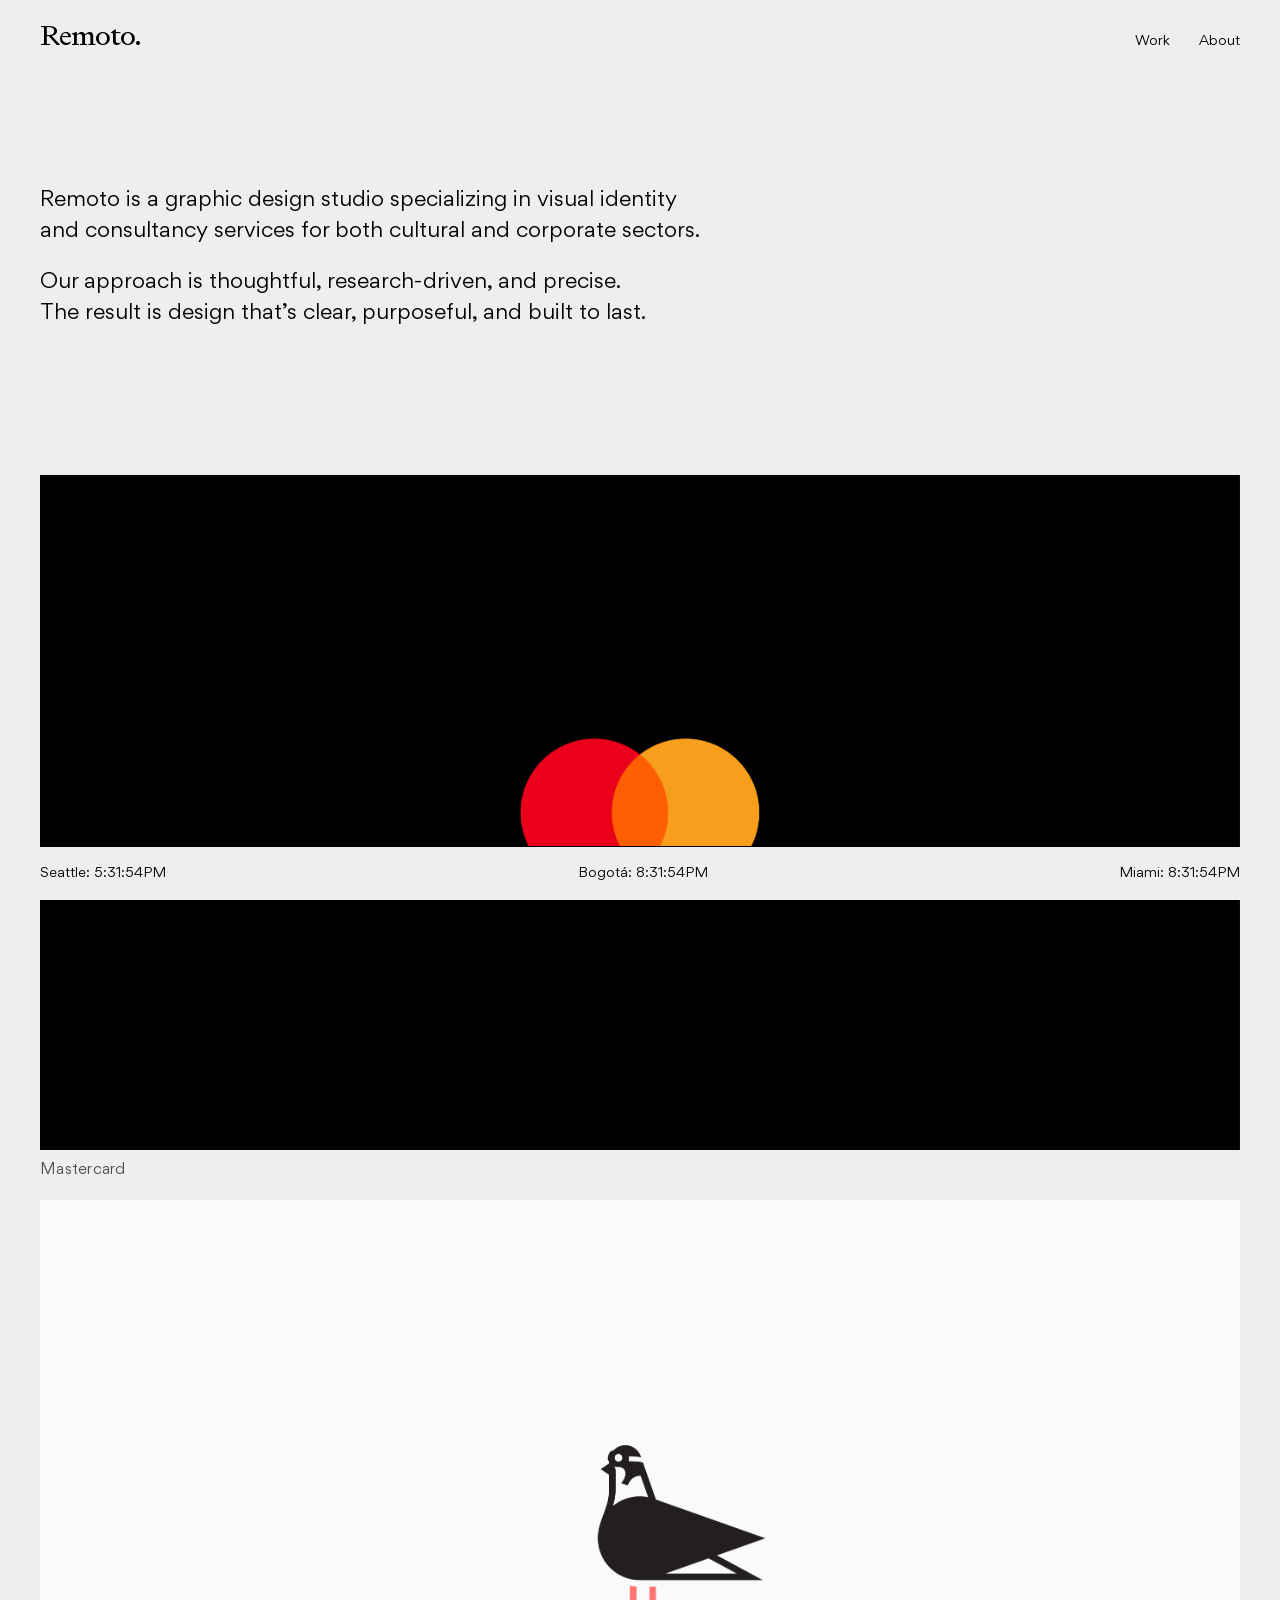
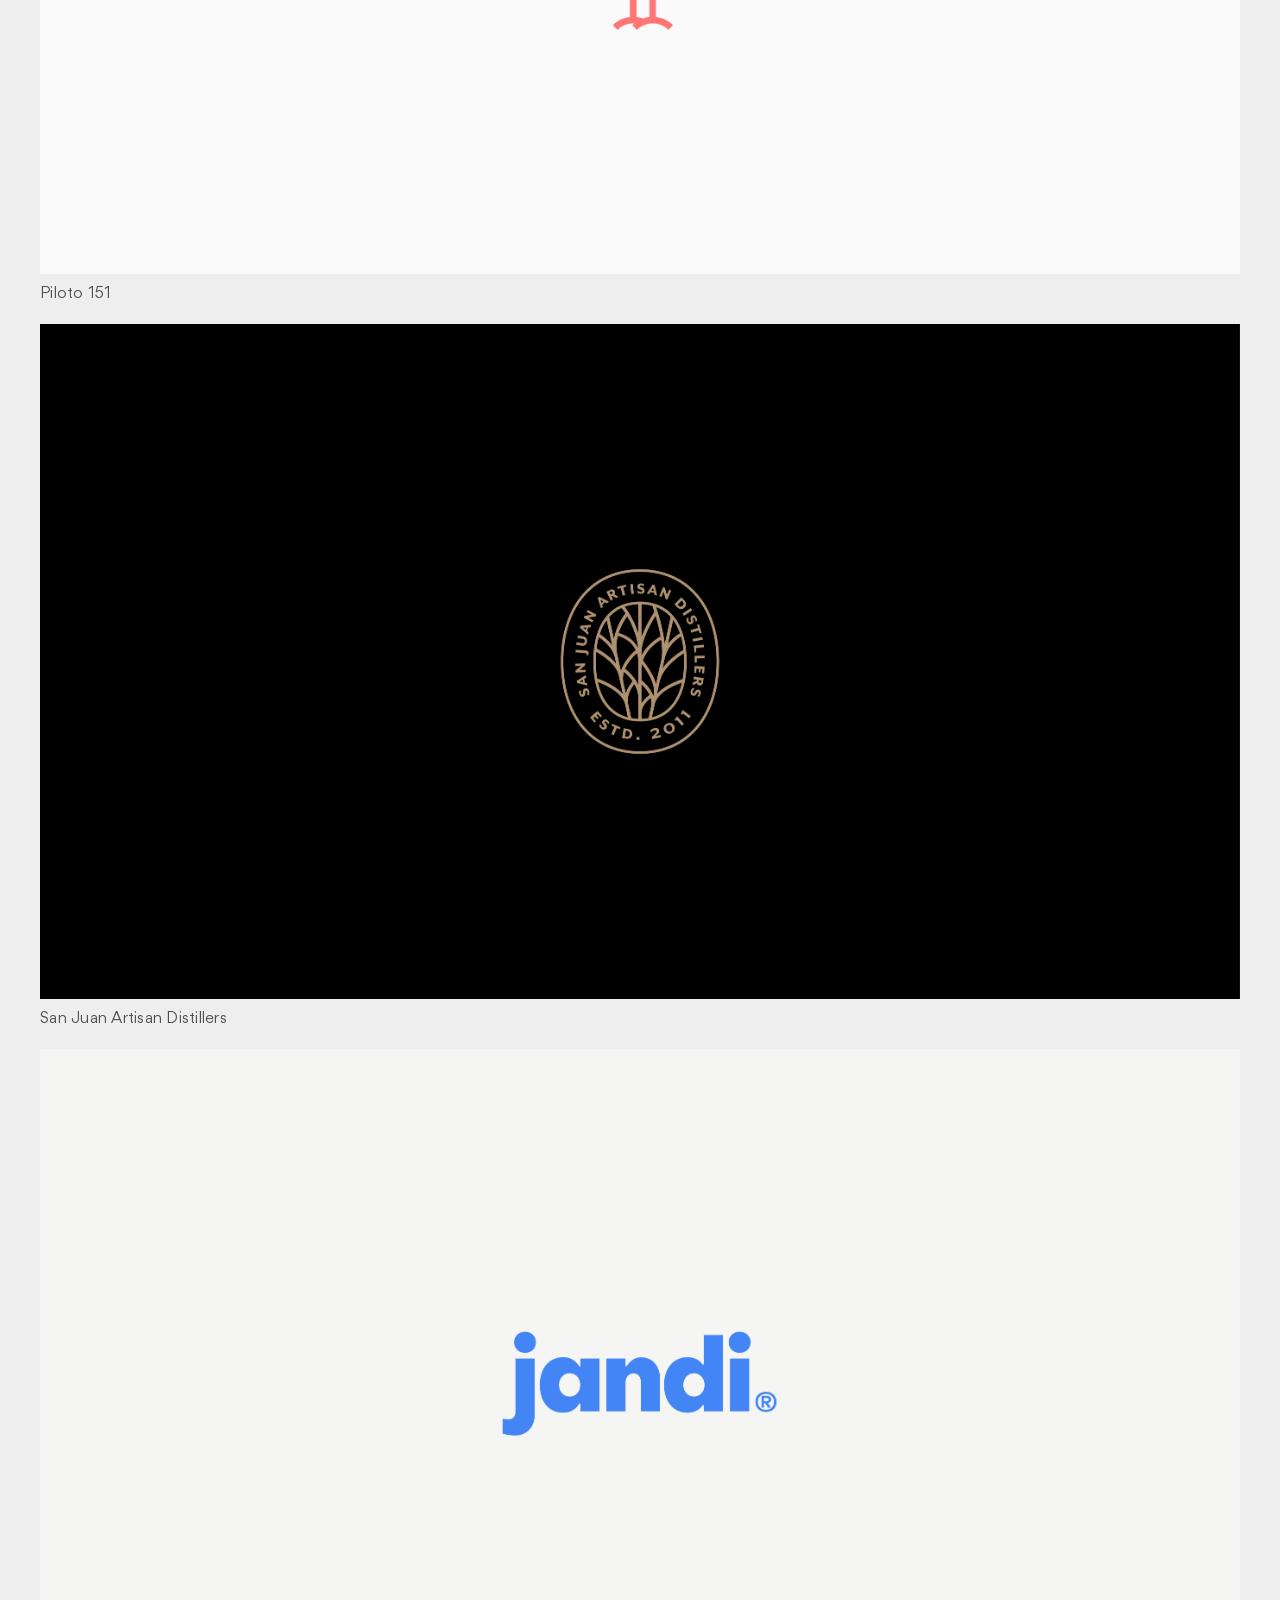
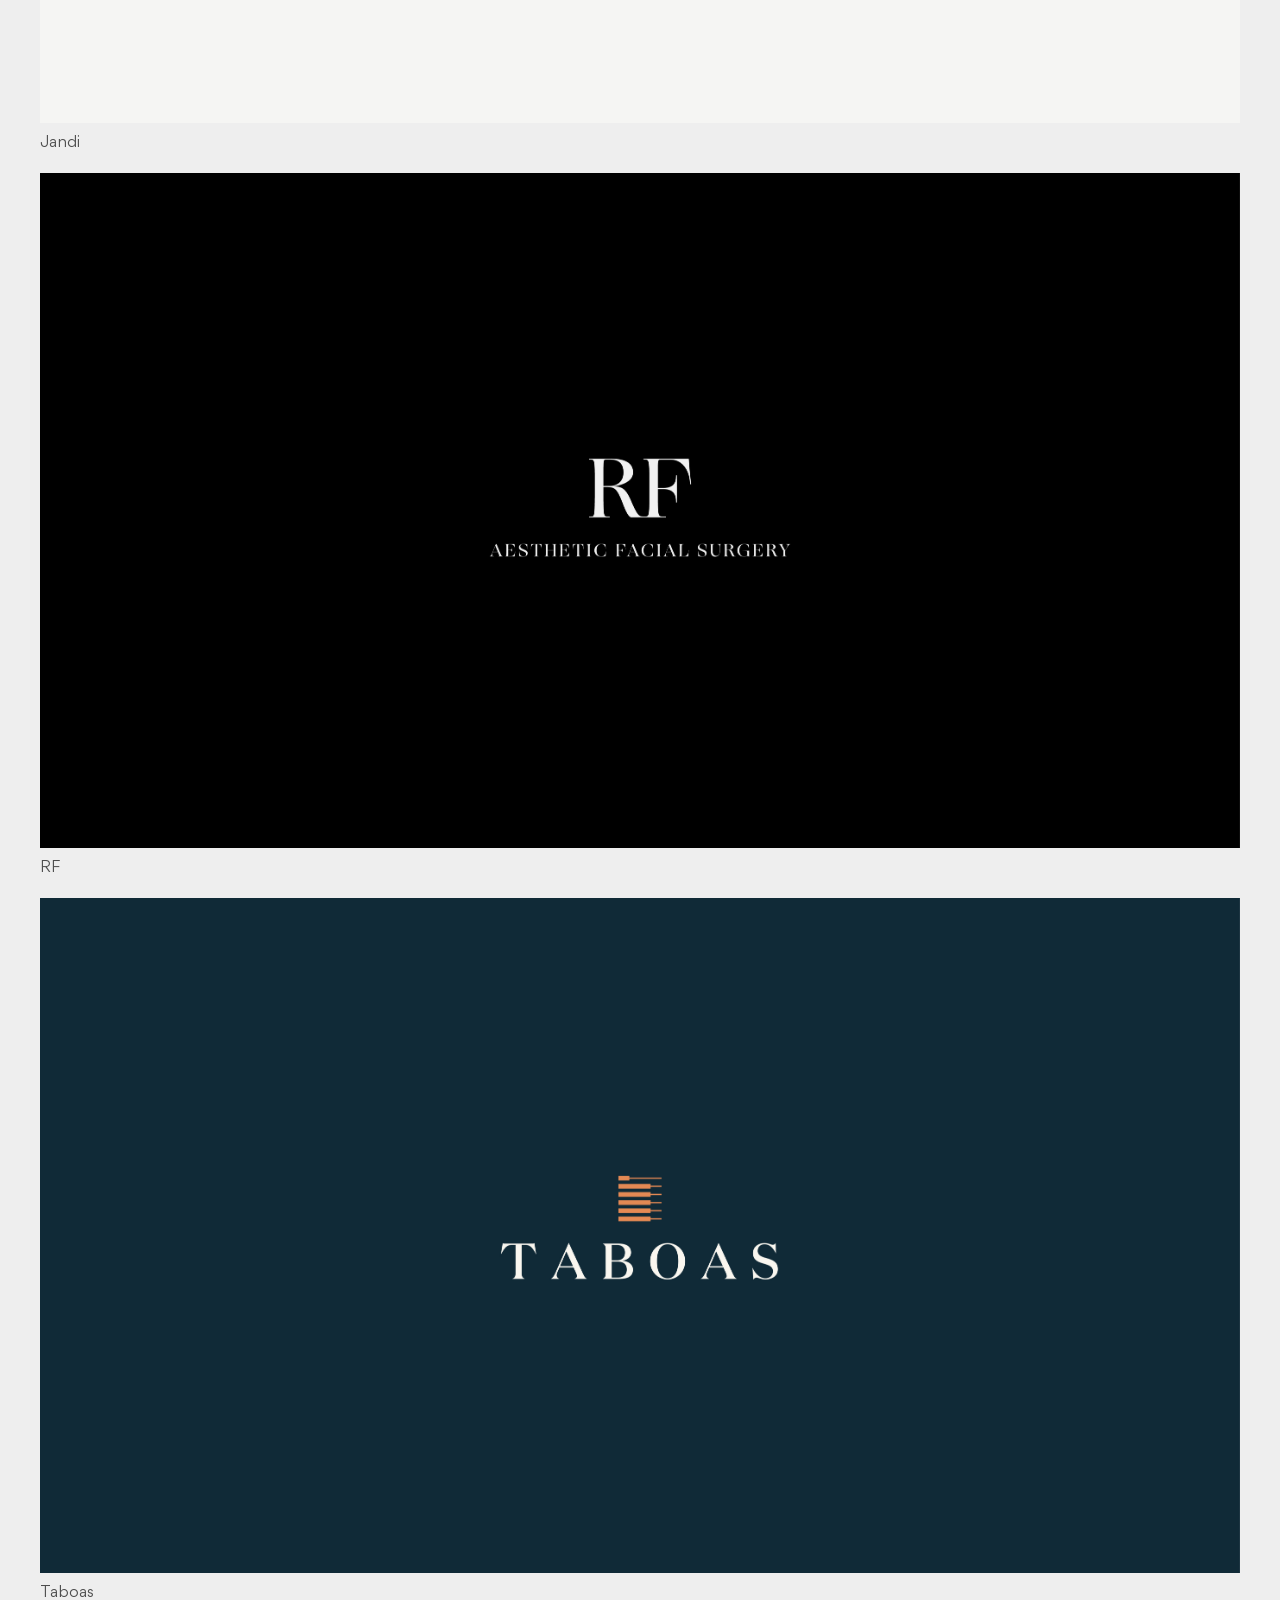
<file: index.html>
<!DOCTYPE html>
<html lang="en">
<head>
  <meta charset="UTF-8" />
  <meta name="viewport" content="width=device-width, initial-scale=1" />

  <meta property="og:image" content="https://magdielortiz.github.io/Remoto.//Images/WebThumbnail.jpg" />
  <meta property="og:title" content="A Graphic Design & Consultancy Studio." />

  <title>We Are Remoto.</title>

  <!-- Fonts first, then site styles -->
  <link rel="stylesheet" href="fonts.css" />
  <link rel="stylesheet" href="style.css" />

  <link rel="icon" href="Images/Favicon.png" type="image/png" sizes="16x16" />
</head>
<body>
  <header>
    <nav class="nav" aria-label="Primary">
      <a href="index.html" class="logo">
        <span class="weare">We&nbsp;Are&nbsp;</span>Remoto.
      </a>
      <div class="menu" role="menubar">
        <a href="index.html" aria-current="page" role="menuitem">Work</a>
        <a href="about.html" role="menuitem">About</a>
      </div>
    </nav>
  </header>

  <main id="content" class="homepage">
    <h1>
      Remoto is a graphic design studio specializing in visual identity<br>and consultancy services for both cultural and corporate sectors.
      <p>Our approach is thoughtful, research-driven, and precise.<br>The result is design that’s clear, purposeful, and built to last.</p>
    </h1>

    <div class="project">
      <a href="Projects/Mastercard.html" aria-label="Open Project 01">
        <img src="Images/Remoto-Mastercard-00.jpg" alt="Mastercard — An American multinational corporation specializing in payment card services." />
      </a>
      <div class="caption"><span>Mastercard</span></div>
    </div>

    <div class="project">
      <a href="Projects/Piloto151.html" aria-label="Open Project 02">
        <img src="Images/Remoto-Piloto151-00.jpg" alt="Piloto 151 — A co-working space and growth platform for entrepreneurs in Puerto Rico." />
      </a>
      <div class="caption"><span>Piloto 151</span></div>
    </div>

    <div class="project">
      <a href="Projects/SanJuanArtisanDistillers.html" aria-label="Open Project 03">
        <img src="Images/Remoto-SJAD-00.jpg" alt="San Juan Artisan Distillers — An estate sugarcane distillery located in Vega Baja, Puerto Rico." />
      </a>
      <div class="caption"><span>San Juan Artisan Distillers</span></div>
    </div>

    <div class="project">
      <a href="Projects/Jandi.html" aria-label="Open Project 04">
        <img src="Images/Remoto-Jandi-00.jpg" alt="Jandi — An online marketplace that connects customers with local professionals for a wide range of services." />
      </a>
      <div class="caption"><span>Jandi</span></div>
    </div>

    <div class="project">
      <a href="Projects/RF.html" aria-label="Open Project 02">
        <img src="Images/Remoto-RF-00.jpg" alt="RF — A Miami-based aesthetic and facial plastic surgery practice led by its founder, Dr. Rodríguez-Feliz." />
      </a>
      <div class="caption"><span>RF</span></div>
    </div>

    <div class="project">
      <a href="Projects/Taboas.html" aria-label="Open Project 05">
        <img src="Images/Remoto-Taboas-00.jpg" alt="Taboas — A boutique business practice that provides advice, guidance, and support to clients to help them comply with the fiscal responsibilitie." />
      </a>
      <div class="caption"><span>Taboas</span></div>
    </div>
  </main>

  <footer class="site-footer" aria-label="City clocks">
    <div class="clocks">
      <div class="clock left">
        <span class="city">Seattle:</span>
        <span class="time" id="clock-sea" aria-live="polite">--:--:--</span>
      </div>
      <div class="clock center">
        <span class="city">Bogotá:</span>
        <span class="time" id="clock-bog" aria-live="polite">--:--:--</span>
      </div>
      <div class="clock right">
        <span class="city">Miami:</span>
        <span class="time" id="clock-mia" aria-live="polite">--:--:--</span>
      </div>
    </div>
  </footer>

  <script>
    (function startClocks() {
      const els = {
        sea: document.getElementById('clock-sea'),
        mia: document.getElementById('clock-mia'),
        bog: document.getElementById('clock-bog')
      };
      const zones = {
        sea: 'America/Los_Angeles',
        mia: 'America/New_York',
        bog: 'America/Bogota'
      };

      const fmt = (tz, d) =>
        new Intl.DateTimeFormat('en-US', {
          hour: 'numeric',
          minute: '2-digit',
          second: '2-digit',
          hour12: true,
          timeZone: tz
        })
          .format(d)
          .replace(/\s/g, '')
          .toUpperCase(); // AM/PM uppercase

      function tick() {
        const now = new Date();
        els.sea.textContent = fmt(zones.sea, now);
        els.mia.textContent = fmt(zones.mia, now);
        els.bog.textContent = fmt(zones.bog, now);
      }

      tick();
      setInterval(tick, 1000);
    })();
  </script>
</body>
</html>
</file>
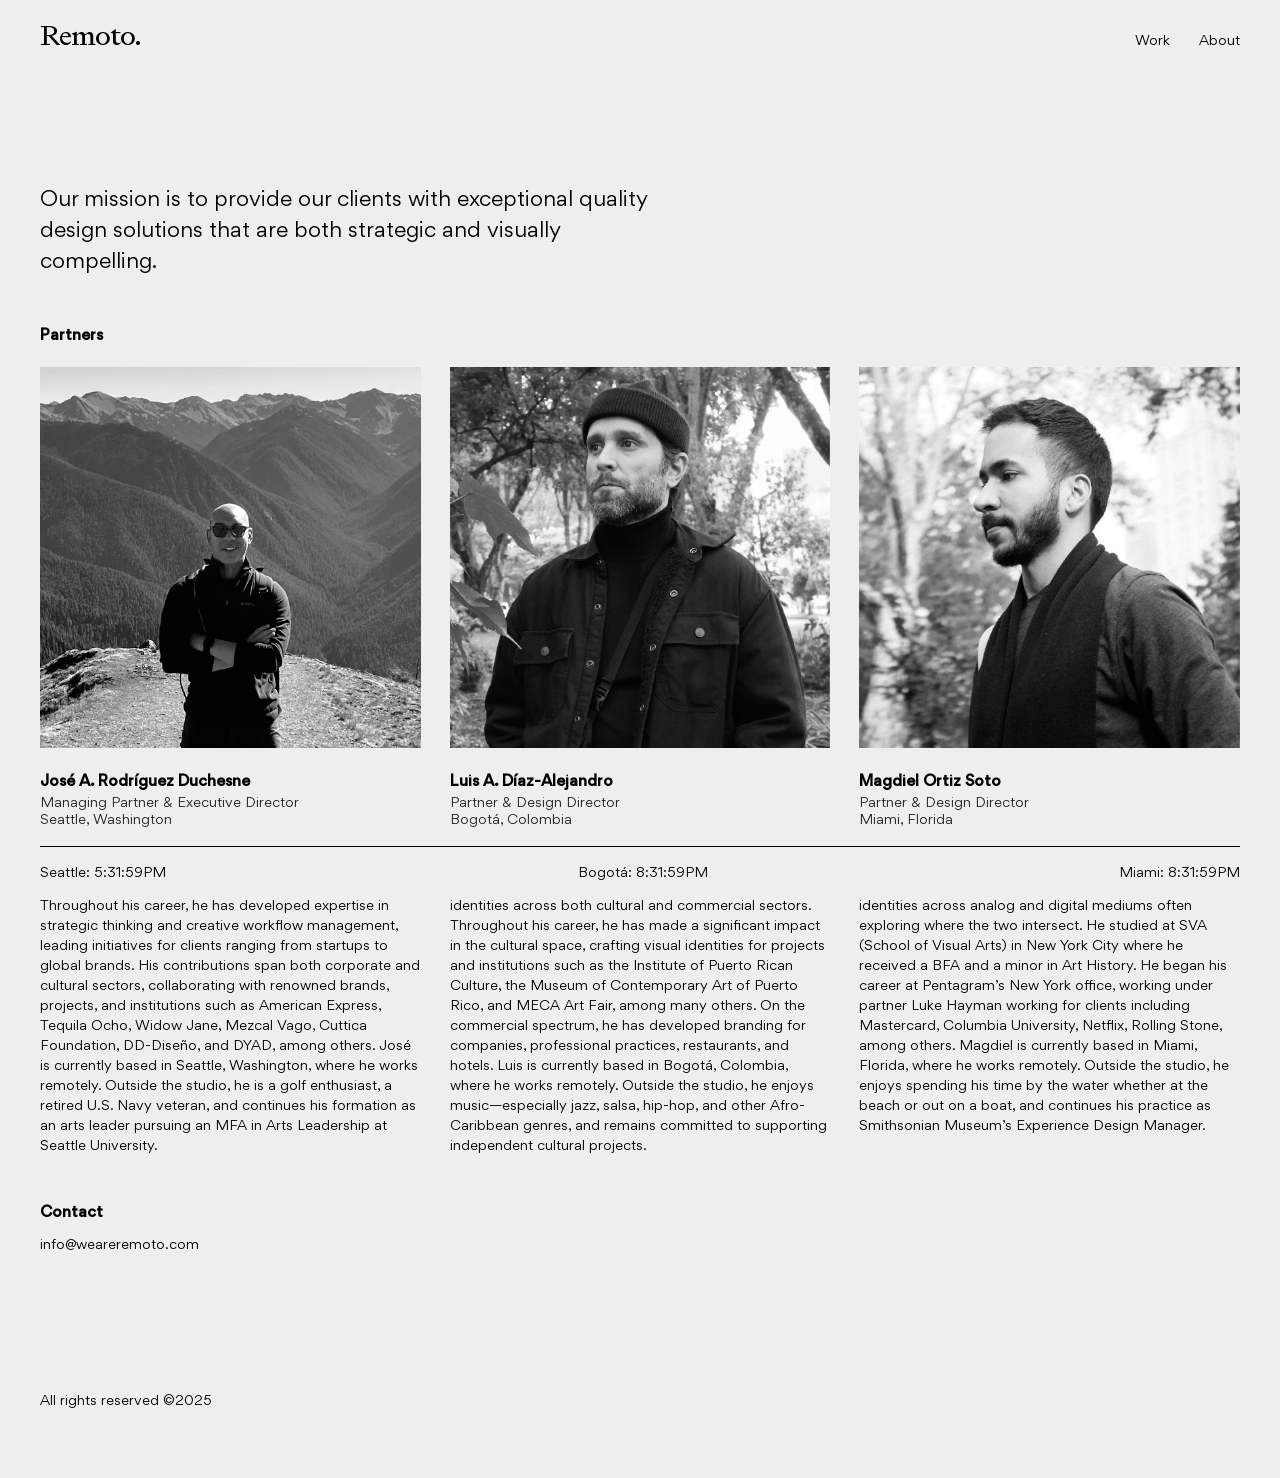
<file: about.html>
<!DOCTYPE html>
<html lang="en">
<head>
  <meta charset="UTF-8" />
  <meta name="viewport" content="width=device-width, initial-scale=1" />

  <meta property="og:title" content="About — We Are Remoto." />
  <meta property="og:image" content="https://magdielortiz.github.io/Remoto./Images/WebThumbnail.jpg" />

  <title>About — We Are Remoto.</title>

  <link rel="stylesheet" href="fonts.css" />
  <link rel="stylesheet" href="style.css" />

  <link rel="icon" href="Images/Favicon.png" type="image/png" sizes="16x16" />
</head>
<body>
  <header>
    <nav class="nav" aria-label="Primary">
      <a href="index.html" class="logo">
        <span class="weare">We&nbsp;Are&nbsp;</span>Remoto.
      </a>
      <div class="menu" role="menubar">
        <a href="./index.html" role="menuitem">Work</a>
        <a href="./about.html" aria-current="page" role="menuitem">About</a>
      </div>
    </nav>
  </header>

  <main id="content" class="about-page" tabindex="-1">

    <section class="about-section practice" aria-labelledby="practice-title">
      <p class="about-description">
        Our mission is to provide our clients with exceptional quality design solutions that are both strategic and visually compelling.
      </p>
    </section>

    <section class="about-section partners" aria-labelledby="partners-title">
      <h2 id="partners-title" class="about-subtitle">Partners</h2>

      <div class="partners-grid">
        <article class="partner-card">
          <figure class="partner-media">
            <img src="Images/Profile-Jose.jpg" alt="Portrait of Jose A. Rodríguez Duchesne" loading="lazy" />
          </figure>
          <div class="partner-header">
            <h3 class="partner-name">José A. Rodríguez Duchesne</h3>
            <p class="partner-title">Managing Partner &amp; Executive Director</p>
            <p class="partner-location">Seattle, Washington</p>
          </div>
          <p class="partner-bio">
            With over twelve years of experience in graphic design, José specializes in design business and ethics. Throughout his career, he has developed expertise in strategic thinking and creative workflow management, leading initiatives for clients ranging from startups to global brands. His contributions span both corporate and cultural sectors, collaborating with renowned brands, projects, and institutions such as American Express, Tequila Ocho, Widow Jane, Mezcal Vago, Cuttica Foundation, DD-Diseño, and DYAD, among others. José is currently based in Seattle, Washington, where he works remotely. Outside the studio, he is a golf enthusiast, a retired U.S. Navy veteran, and continues his formation as an arts leader pursuing an MFA in Arts Leadership at Seattle University.
          </p>
        </article>

        <article class="partner-card">
          <figure class="partner-media">
            <img src="Images/Profile-Luis.jpg" alt="Portrait of Luis A. Díaz-Alejandro" loading="lazy" />
          </figure>
          <div class="partner-header">
            <h3 class="partner-name">Luis A. Díaz-Alejandro</h3>
            <p class="partner-title">Partner &amp; Design Director</p>
            <p class="partner-location">Bogotá, Colombia</p>
          </div>
          <p class="partner-bio">
            With over twenty years of experience in graphic design, Luis has specialized in creating brands and visual identities across both cultural and commercial sectors. Throughout his career, he has made a significant impact in the cultural space, crafting visual identities for projects and institutions such as the Institute of Puerto Rican Culture, the Museum of Contemporary Art of Puerto Rico, and MECA Art Fair, among many others. On the commercial spectrum, he has developed branding for companies, professional practices, restaurants, and hotels. Luis is currently based in Bogotá, Colombia, where he works remotely. Outside the studio, he enjoys music—especially jazz, salsa, hip-hop, and other Afro-Caribbean genres, and remains committed to supporting independent cultural projects.
          </p>
        </article>

        <article class="partner-card">
          <figure class="partner-media">
            <img src="Images/Profile-Magdi.jpg" alt="Portrait of Magdiel Ortiz" loading="lazy" />
          </figure>
          <div class="partner-header">
            <h3 class="partner-name">Magdiel Ortiz Soto</h3>
            <p class="partner-title">Partner &amp; Design Director</p>
            <p class="partner-location">Miami, Florida</p>
          </div>
          <p class="partner-bio">
            With over fifteen years of experience in graphic design, Magdiel specializes in creating brands and visual identities across analog and digital mediums often exploring where the two intersect. He studied at SVA (School of Visual Arts) in New York City where he received a BFA and a minor in Art History. He began his career at Pentagram’s New York office, working under partner Luke Hayman working for clients including Mastercard, Columbia University, Netflix, Rolling Stone, among others. Magdiel is currently based in Miami, Florida, where he works remotely. Outside the studio, he enjoys spending his time by the water whether at the beach or out on a boat, and continues his practice as Smithsonian Museum’s Experience Design Manager.
          </p>
        </article>
      </div>
      <div class="contact">
        <h2 id="partners-title" class="about-subtitle">Contact</h2>
        <p class="link"><a href="mailto:info@weareremoto.com">info@weareremoto.com</a></p>
      </div>
    </section>
    <p class="copyright">
      All rights reserved &copy;2025
    </p>
  </main>

  <footer class="site-footer" aria-label="City clocks">
    <div class="clocks">
      <div class="clock left">
        <span class="city">Seattle:</span>
        <span class="time" id="clock-sea" aria-live="polite">--:--:--</span>
      </div>
      <div class="clock center">
        <span class="city">Bogotá:</span>
        <span class="time" id="clock-bog" aria-live="polite">--:--:--</span>
      </div>
      <div class="clock right">
        <span class="city">Miami:</span>
        <span class="time" id="clock-mia" aria-live="polite">--:--:--</span>
      </div>
    </div>
  </footer>

  <!-- Live clocks script -->
  <script>
    (function startClocks() {
      const els = {
        sea: document.getElementById('clock-sea'),
        mia: document.getElementById('clock-mia'),
        bog: document.getElementById('clock-bog')
      };
      const zones = {
        sea: 'America/Los_Angeles',
        mia: 'America/New_York',
        bog: 'America/Bogota'
      };

      const fmt = (tz, d) =>
        new Intl.DateTimeFormat('en-US', {
          hour: 'numeric',
          minute: '2-digit',
          second: '2-digit',
          hour12: true,
          timeZone: tz
        })
          .format(d)
          .replace(/\s/g, '')
          .toUpperCase();

      function tick() {
        const now = new Date();
        els.sea.textContent = fmt(zones.sea, now);
        els.mia.textContent = fmt(zones.mia, now);
        els.bog.textContent = fmt(zones.bog, now);
      }

      tick();
      setInterval(tick, 1000);
    })();
  </script>
</body>
</html>
</file>
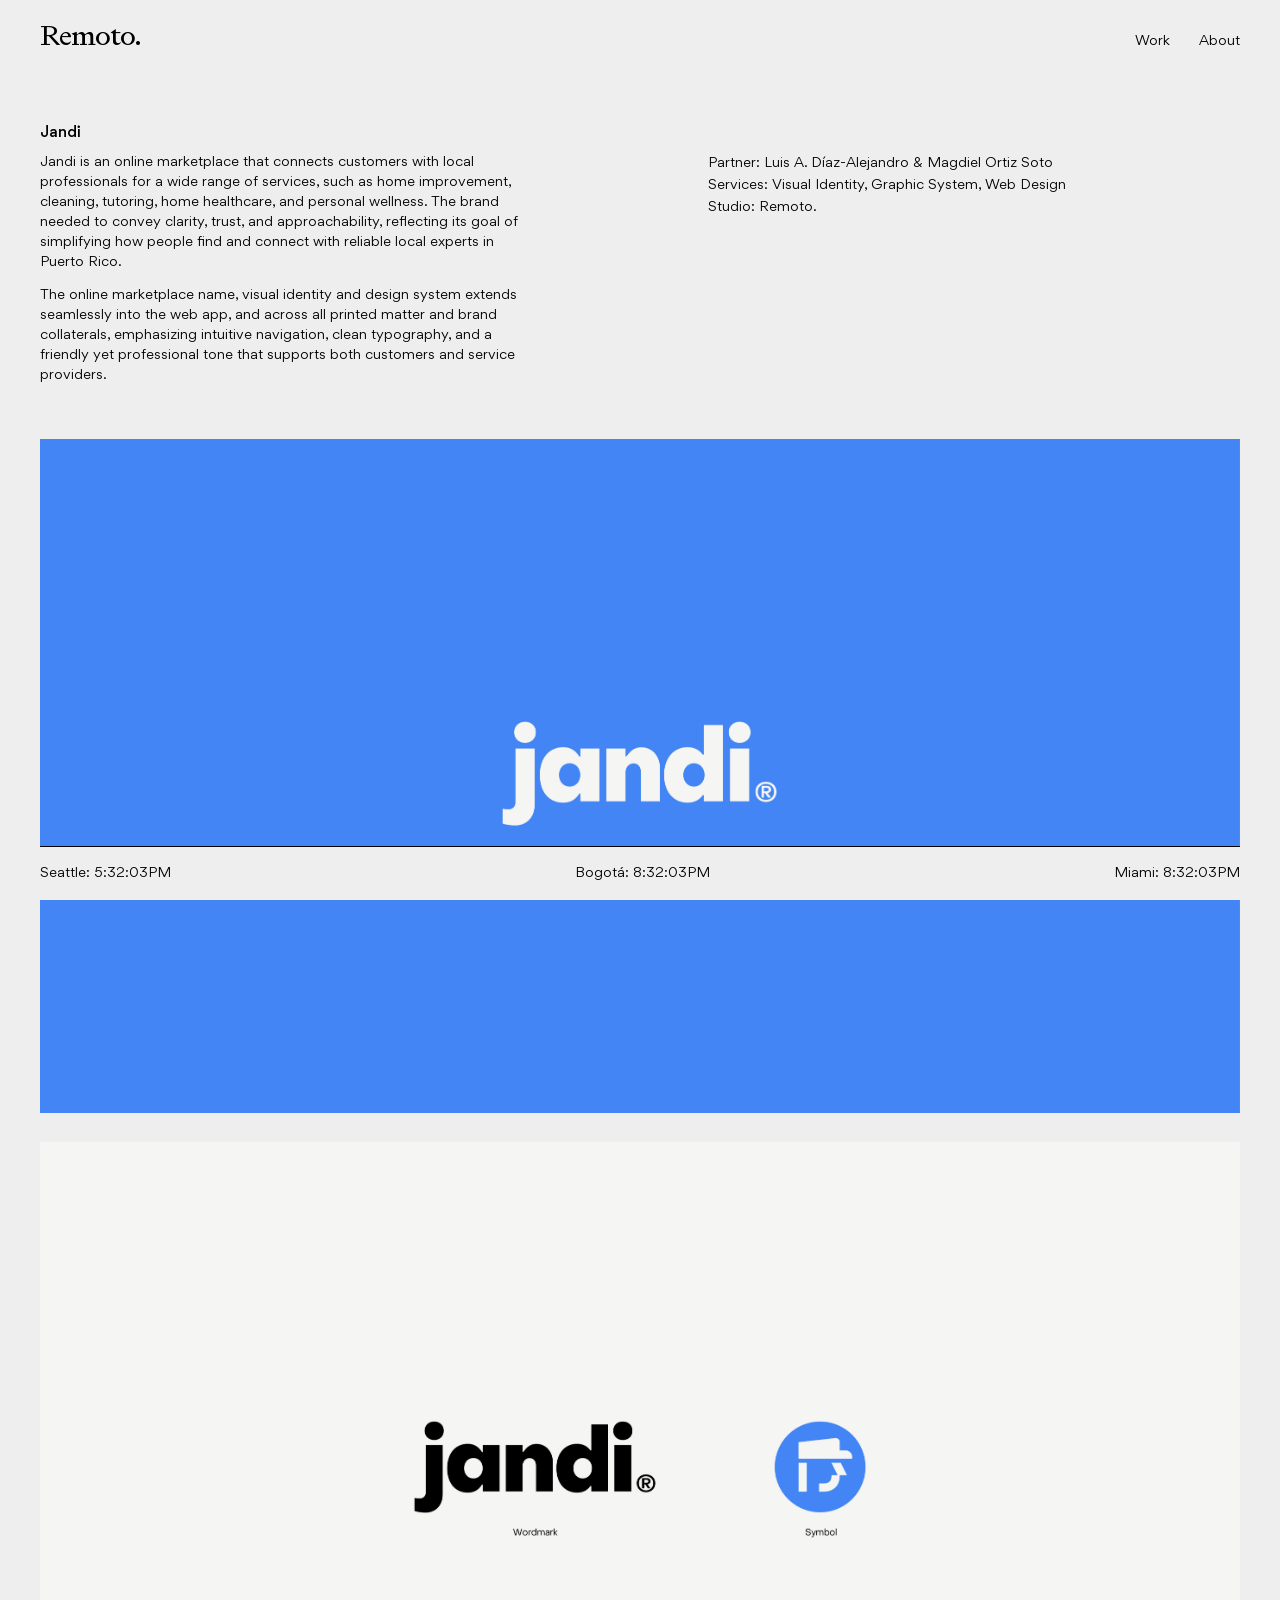
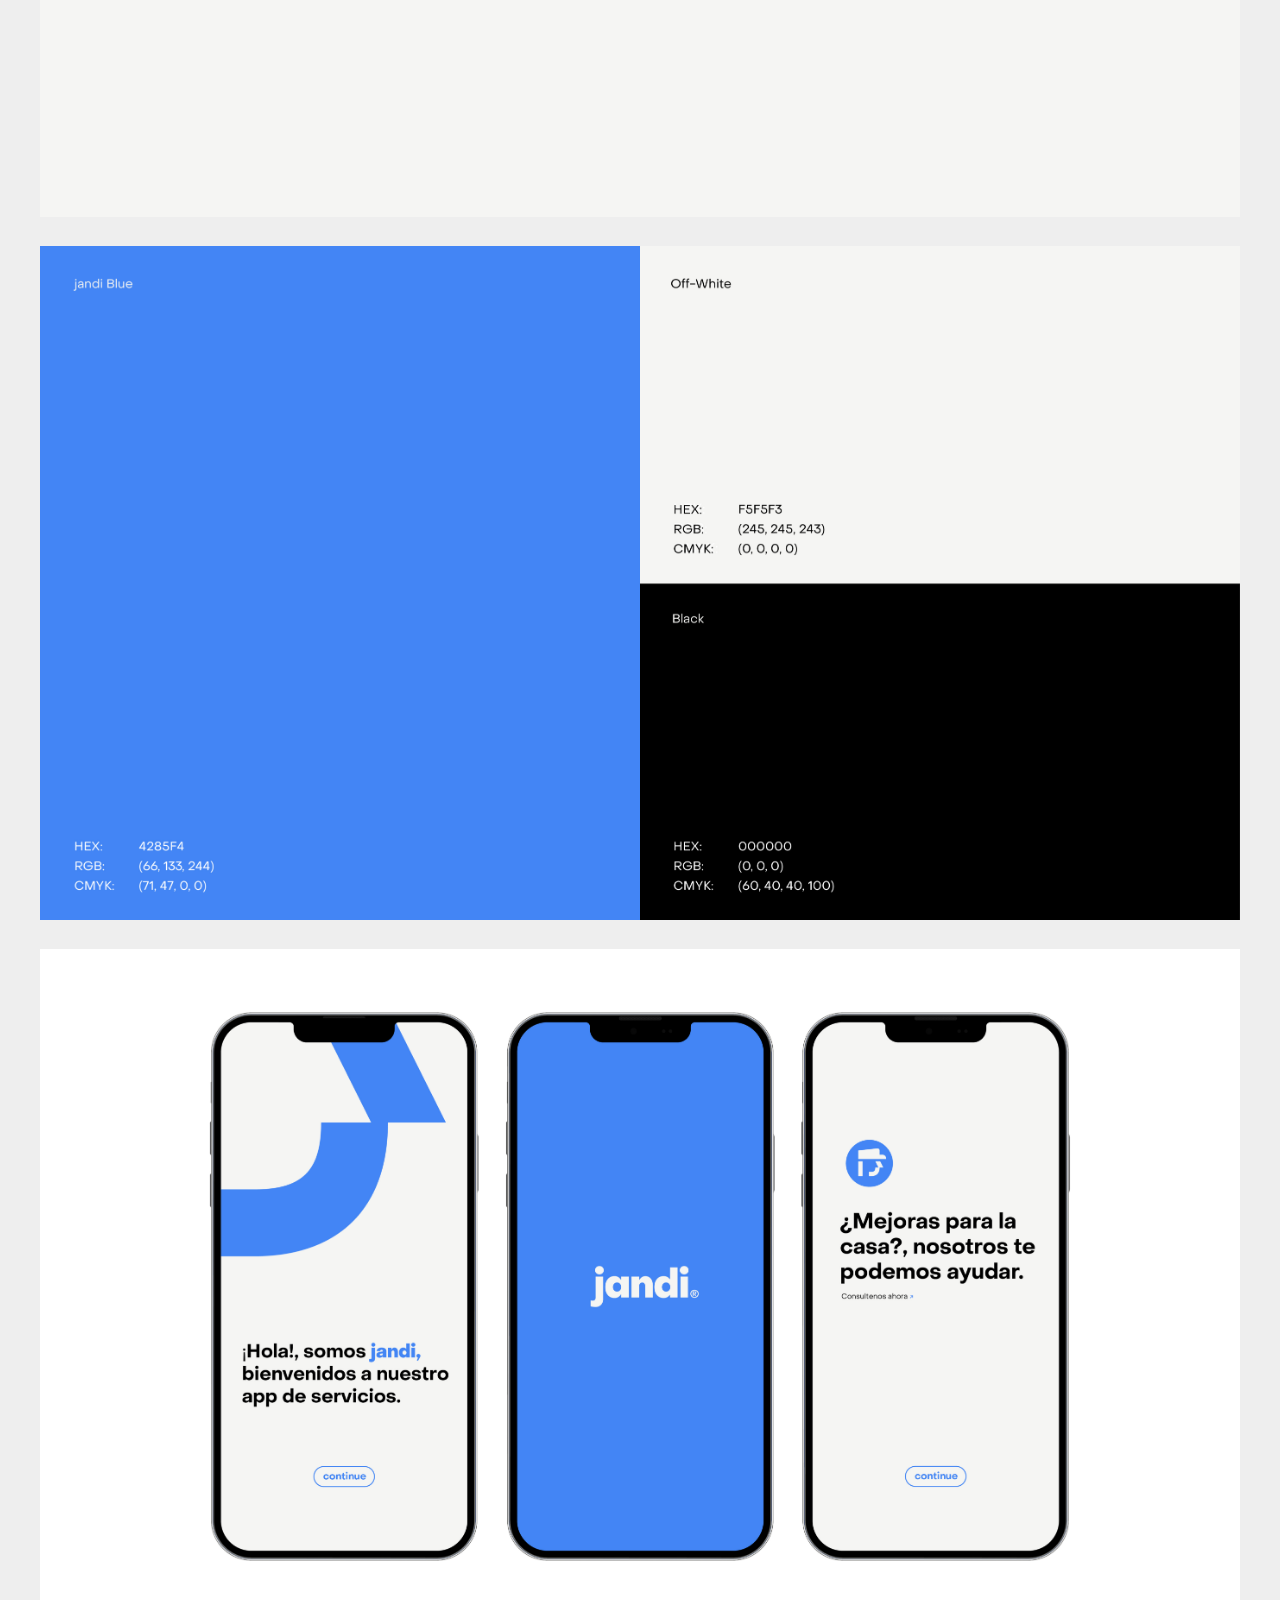
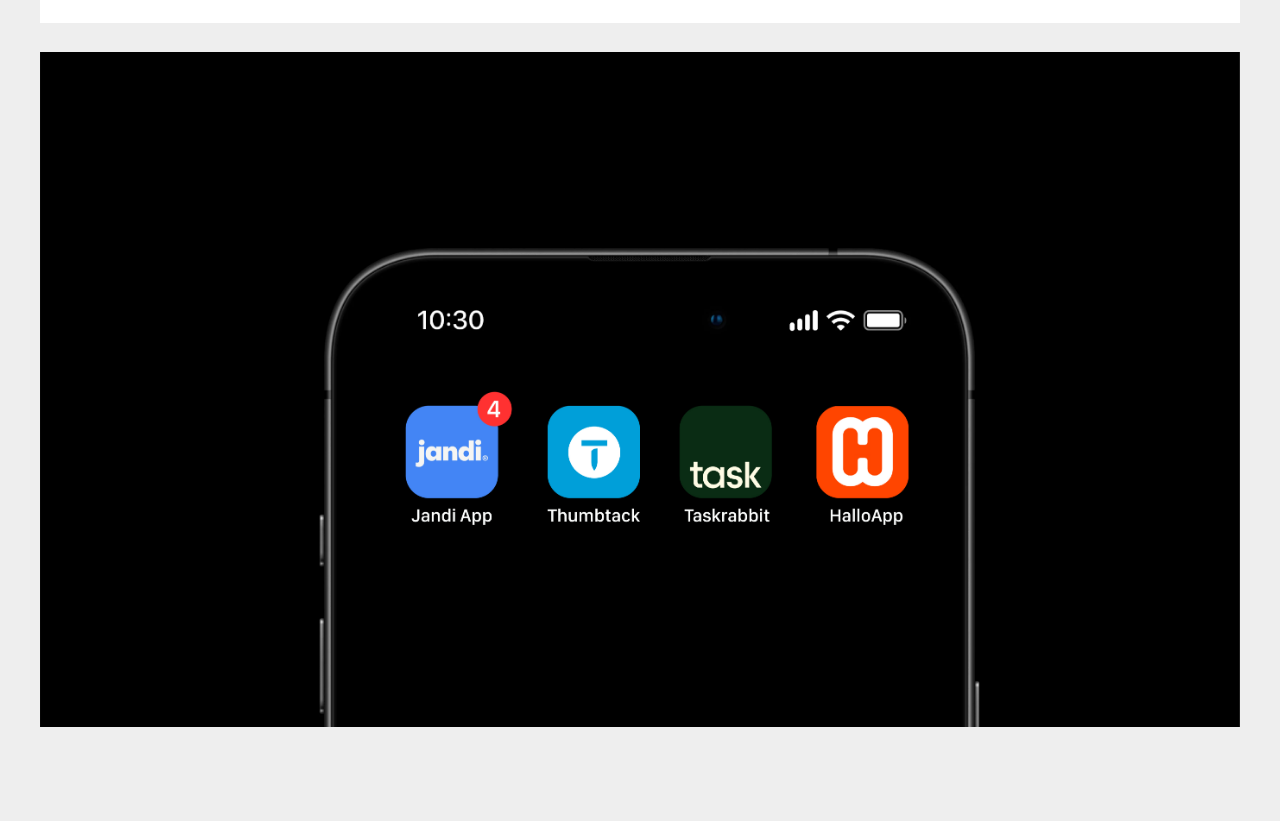
<file: Projects/Jandi.html>
<!DOCTYPE html>
<html lang="en">
<head>
  <meta charset="UTF-8" />
  <meta name="viewport" content="width=device-width, initial-scale=1" />
  <meta property="og:title" content="Jandi — We Are Remoto." />
  <meta property="og:image" content="https://magdielortiz.github.io/Remoto/Images/WebThumbnail.jpg" />
  <title>Jandi — We Are Remoto.</title>
  <link rel="stylesheet" href="../fonts.css" />
  <link rel="stylesheet" href="../style.css" />
  <link rel="icon" href="../Images/Favicon.png" type="image/png" sizes="16x16" />
</head>
<body>
  <header>
    <nav class="nav" aria-label="Primary">
      <a href="..//index.html" class="logo">
        <span class="weare">We&nbsp;Are&nbsp;</span>Remoto.
      </a>
      <div class="menu" role="menubar">
        <a href="../index.html" aria-current="page" role="menuitem">Work</a>
        <a href="../about.html" role="menuitem">About</a>
      </div>
    </nav>
  </header>
  <main id="content" class="project-page">
    <section class="project-hero" aria-labelledby="project-title">
      <div class="intro">
        <h1 id="project-title">Jandi</h1>
        <p class="description">
          Jandi is an online marketplace that connects customers with local professionals for a wide range of services,
          such as home improvement, cleaning, tutoring, home healthcare, and personal wellness. The brand needed to
          convey clarity, trust, and approachability, reflecting its goal of simplifying how people find and connect
          with reliable local experts in Puerto Rico. 
        </p>
        <p class="second-description">
          The online marketplace name, visual identity and design system extends seamlessly into the web app, and
          across all printed matter and brand collaterals, emphasizing intuitive navigation, clean typography, and
          a friendly yet professional tone that supports both customers and service providers.
        </p>
      </div>
      <aside class="meta" aria-label="Project details">
        <dl>
          <div><dt>Partner: Luis A. Díaz-Alejandro & Magdiel Ortiz Soto</div>
          <div><dt>Services: Visual Identity, Graphic System, Web Design</div>
          <div><dt>Studio: Remoto.</div>
        </dl>
      </aside>
    </section>
    <section class="project-gallery" aria-label="Project images">
      <figure class="gallery-item">
        <img src="../Images/Remoto-Jandi-01.jpg" alt="Jandi — An online marketplace that connects customers with local professionals for a wide range of services." />
      </figure>
      <figure class="gallery-item">
        <img src="../Images/Remoto-Jandi-02.jpg" alt="Jandi — An online marketplace that connects customers with local professionals for a wide range of services." />
      </figure>
      <figure class="gallery-item">
        <img src="../Images/Remoto-Jandi-03.jpg" alt="Jandi — An online marketplace that connects customers with local professionals for a wide range of services." />
      </figure>
      <figure class="gallery-item">
        <img src="../Images/Remoto-Jandi-04.jpg" alt="Jandi — An online marketplace that connects customers with local professionals for a wide range of services." />
      </figure>
      <figure class="gallery-item">
        <img src="../Images/Remoto-Jandi-05.jpg" alt="Jandi — An online marketplace that connects customers with local professionals for a wide range of services." />
      </figure>
    </section>
  </main>
  <footer class="site-footer" aria-label="City clocks">
    <div class="clocks">
      <div class="clock left">
        <span class="city">Seattle:</span>
        <span class="time" id="clock-sea" aria-live="polite">--:--:--</span>
      </div>
      <div class="clock center">
        <span class="city">Bogotá:</span>
        <span class="time" id="clock-bog" aria-live="polite">--:--:--</span>
      </div>
      <div class="clock right">
        <span class="city">Miami:</span>
        <span class="time" id="clock-mia" aria-live="polite">--:--:--</span>
      </div>
    </div>
  </footer>
  <script>
    (function startClocks() {
      const els = {
        sea: document.getElementById('clock-sea'),
        mia: document.getElementById('clock-mia'),
        bog: document.getElementById('clock-bog')
      };
      const zones = {
        sea: 'America/Los_Angeles',
        mia: 'America/New_York',
        bog: 'America/Bogota'
      };

      const fmt = (tz, d) =>
        new Intl.DateTimeFormat('en-US', {
          hour: 'numeric',
          minute: '2-digit',
          second: '2-digit',
          hour12: true,
          timeZone: tz
        })
        .format(d)
        .replace(/\s/g, '')
        .toUpperCase();

      function tick() {
        const now = new Date();
        els.sea.textContent = fmt(zones.sea, now);
        els.mia.textContent = fmt(zones.mia, now);
        els.bog.textContent = fmt(zones.bog, now);
      }

      tick();
      setInterval(tick, 1000);
    })();
  </script>
</body>
</html>
</file>
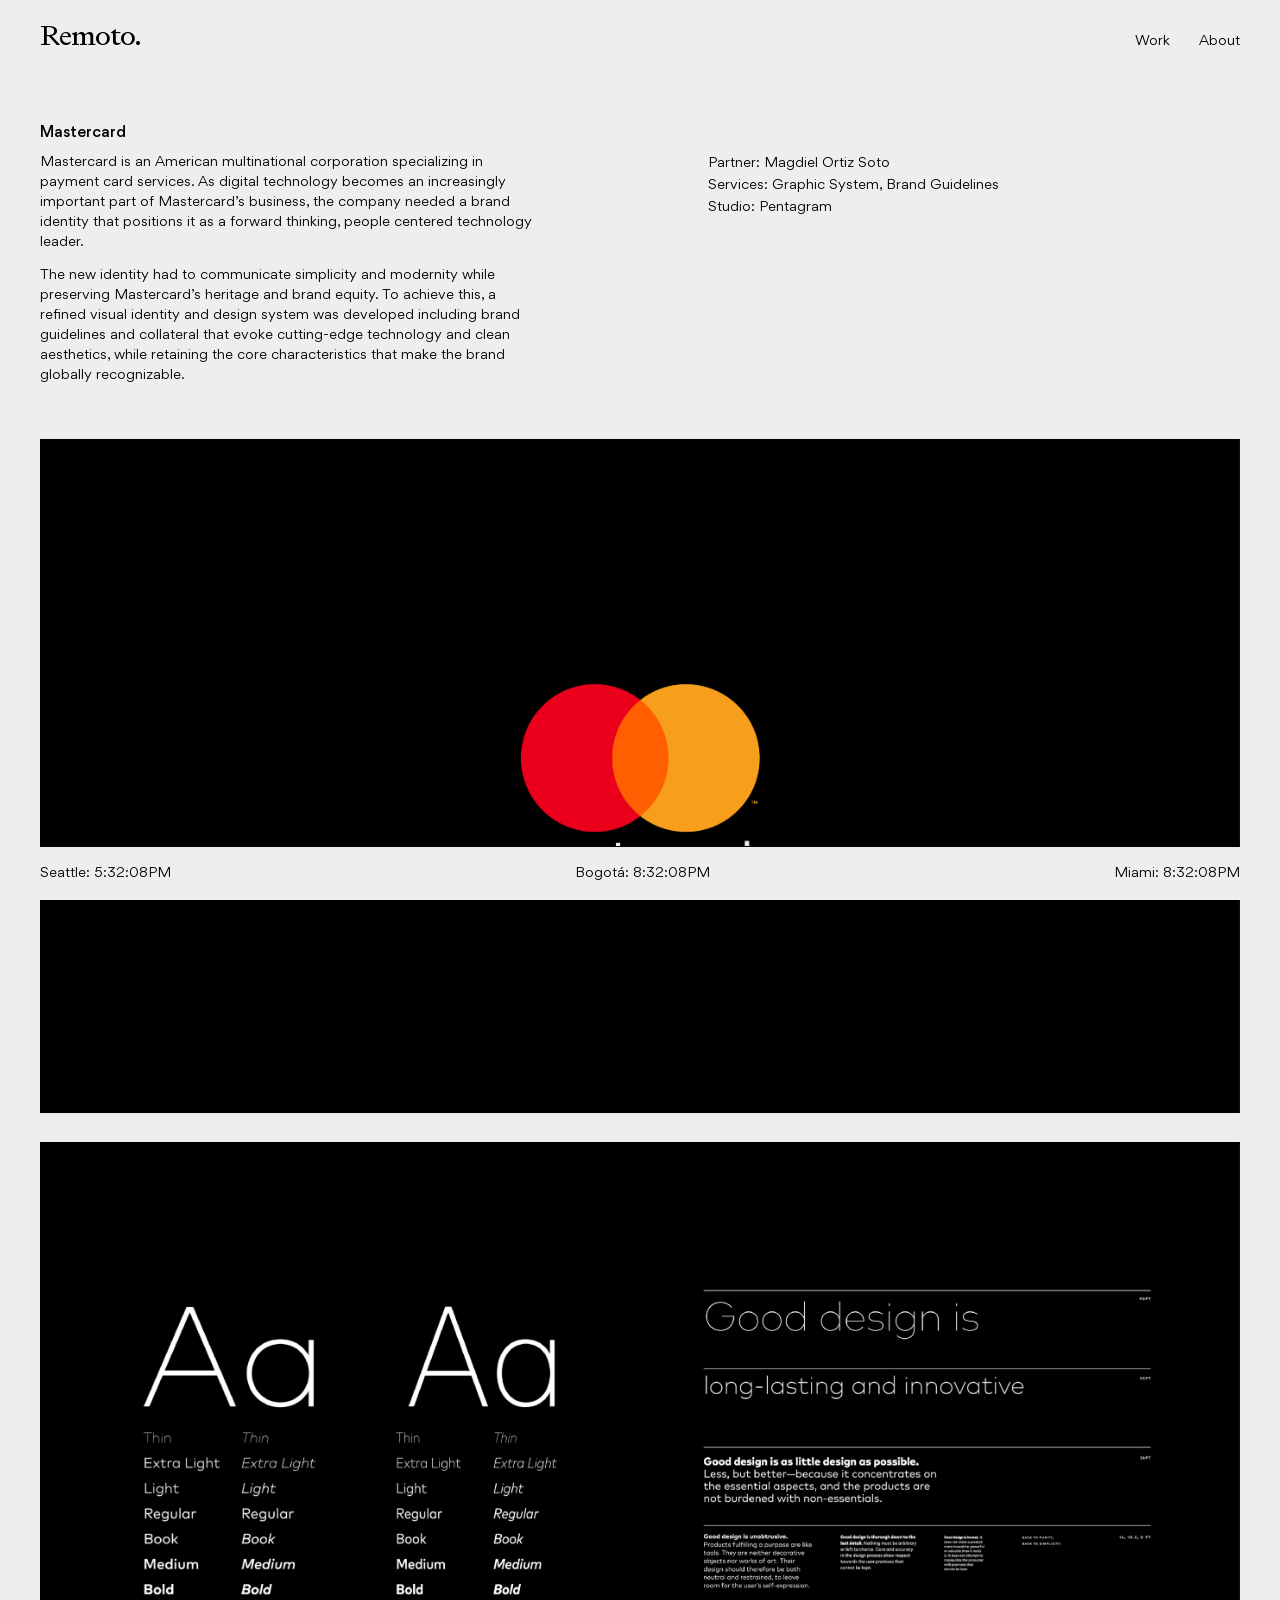
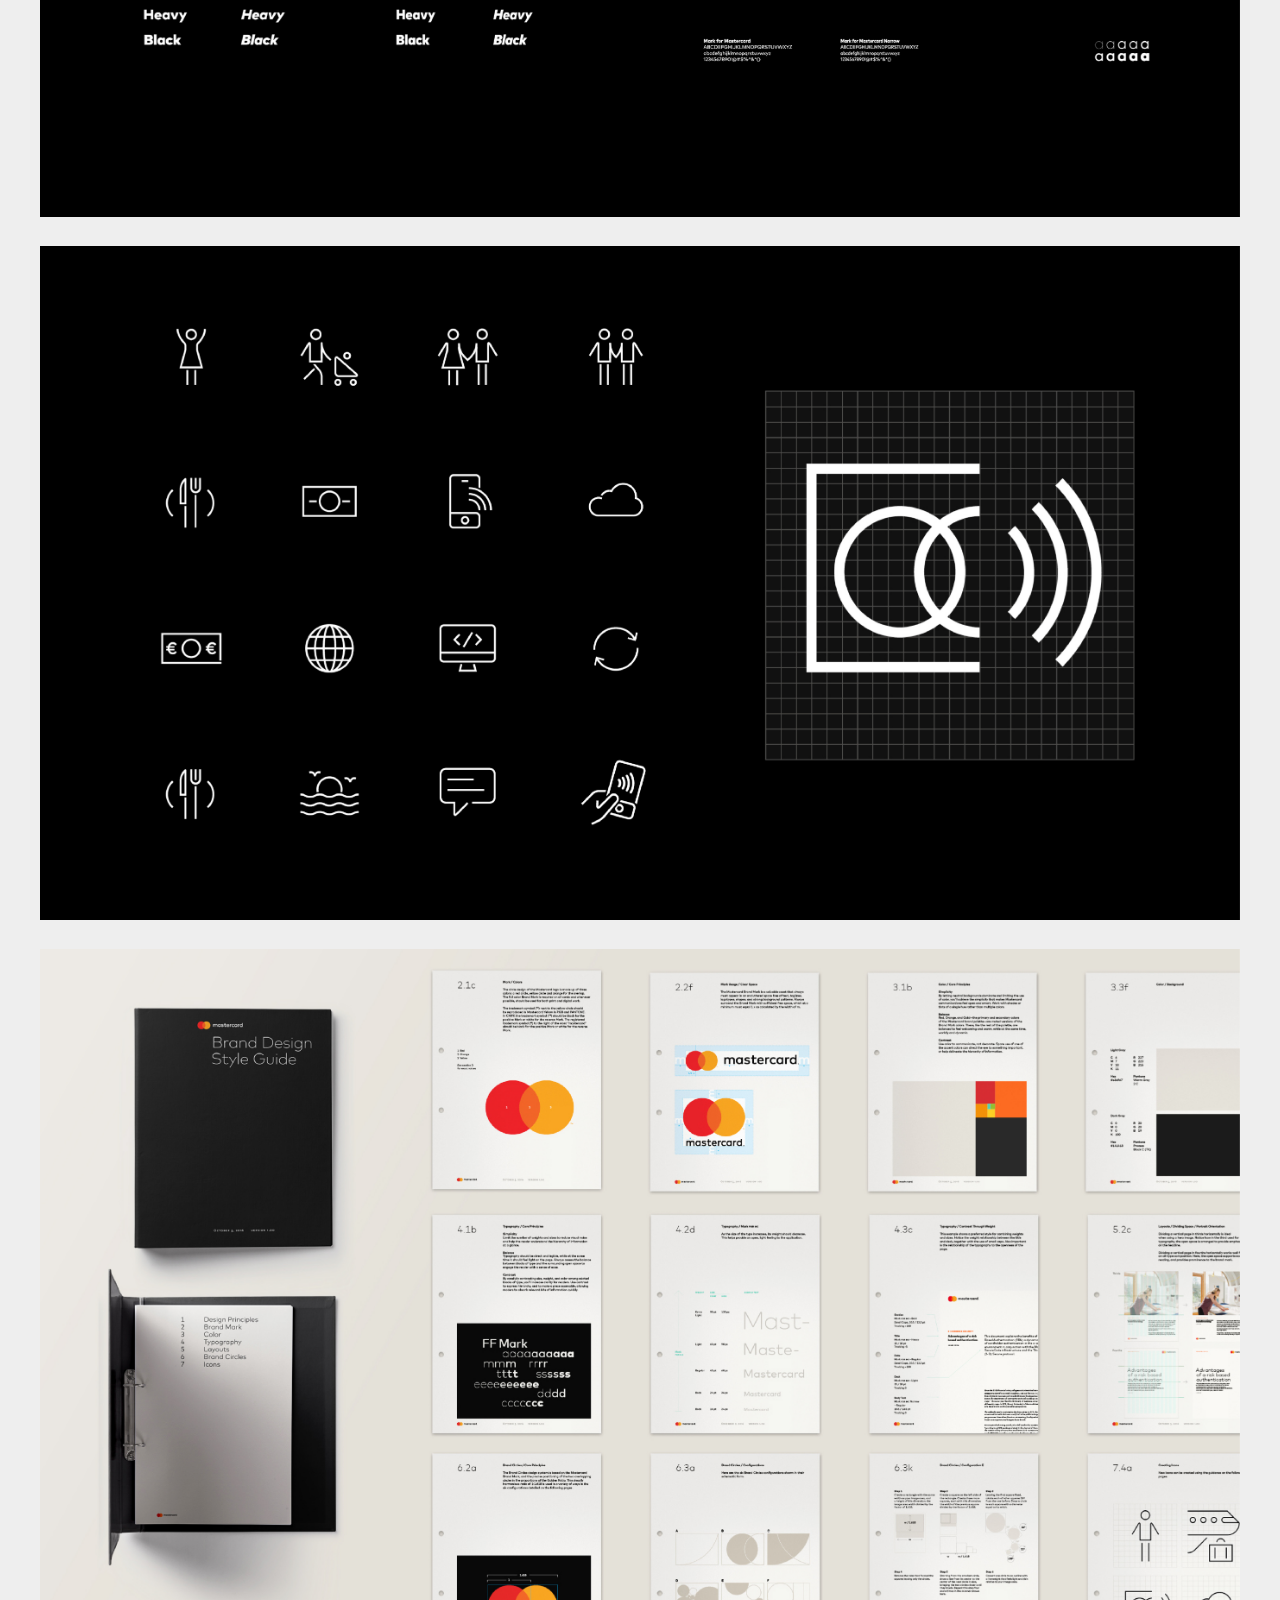
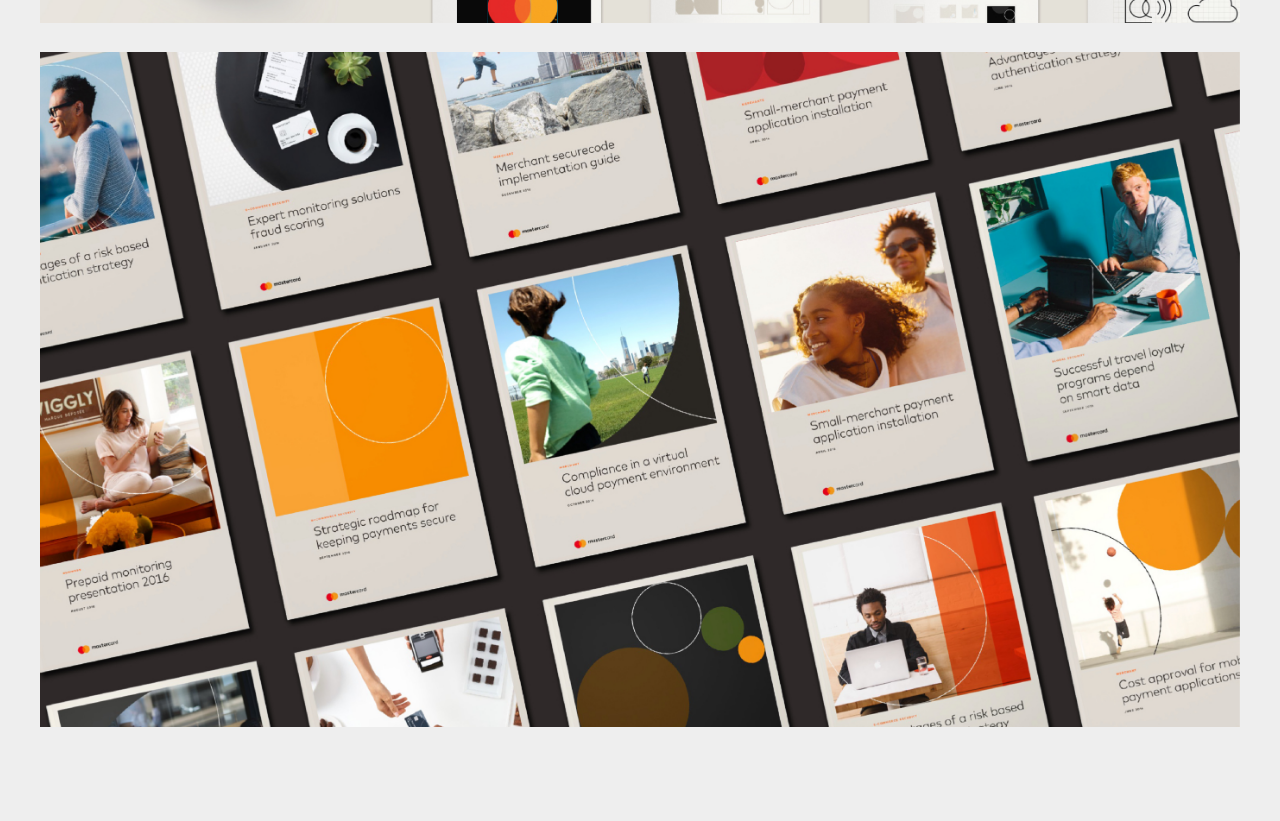
<file: Projects/Mastercard.html>
<!DOCTYPE html>
<html lang="en">
<head>
  <meta charset="UTF-8" />
  <meta name="viewport" content="width=device-width, initial-scale=1" />
  <meta property="og:title" content="Mastercard — We Are Remoto." />
  <meta property="og:image" content="https://magdielortiz.github.io/Remoto/Images/WebThumbnail.jpg" />
  <title>Mastercard — We Are Remoto.</title>
  <link rel="stylesheet" href="../fonts.css" />
  <link rel="stylesheet" href="../style.css" />
  <link rel="icon" href="../Images/Favicon.png" type="image/png" sizes="16x16" />
</head>
<body>
  <header>
    <nav class="nav" aria-label="Primary">
      <a href="..//index.html" class="logo">
        <span class="weare">We&nbsp;Are&nbsp;</span>Remoto.
      </a>
      <div class="menu" role="menubar">
        <a href="../index.html" aria-current="page" role="menuitem">Work</a>
        <a href="../about.html" role="menuitem">About</a>
      </div>
    </nav>
  </header>
  <main id="content" class="project-page">
    <section class="project-hero" aria-labelledby="project-title">
      <div class="intro">
        <h1 id="project-title">Mastercard</h1>
        <p class="description">
          Mastercard is an American multinational corporation specializing in payment card services.
          As digital technology becomes an increasingly important part of Mastercard’s business, the
          company needed a brand identity that positions it as a forward thinking, people centered technology leader.
        </p>
        <p class="second-description">
          The new identity had to communicate simplicity and modernity while preserving Mastercard’s heritage
          and brand equity. To achieve this, a refined visual identity and design system  was developed including
          brand guidelines and collateral that evoke cutting-edge technology and clean aesthetics, while retaining
          the core characteristics that make the brand globally recognizable.
        </p>
      </div>
      <aside class="meta" aria-label="Project details">
        <dl>
          <div><dt>Partner: Magdiel Ortiz Soto</div>
          <div><dt>Services: Graphic System, Brand Guidelines</div>
          <div><dt>Studio: Pentagram</div>
        </dl>
      </aside>
    </section>
    <section class="project-gallery" aria-label="Project images">
      <figure class="gallery-item">
        <img src="../Images/Remoto-Mastercard-01.jpg" alt="Mastercard — An American multinational corporation specializing in payment card services." />
      </figure>
      <figure class="gallery-item">
        <img src="../Images/Remoto-Mastercard-02.jpg" alt="Mastercard — An American multinational corporation specializing in payment card services." />
      </figure>
      <figure class="gallery-item">
        <img src="../Images/Remoto-Mastercard-03.jpg" alt="Mastercard — An American multinational corporation specializing in payment card services." />
      </figure>
      <figure class="gallery-item">
        <img src="../Images/Remoto-Mastercard-04.jpg" alt="Mastercard — An American multinational corporation specializing in payment card services." />
      </figure>
      <figure class="gallery-item">
        <img src="../Images/Remoto-Mastercard-05.jpg" alt="Mastercard — An American multinational corporation specializing in payment card services." />
      </figure>
    </section>
  </main>
  <footer class="site-footer" aria-label="City clocks">
    <div class="clocks">
      <div class="clock left">
        <span class="city">Seattle:</span>
        <span class="time" id="clock-sea" aria-live="polite">--:--:--</span>
      </div>
      <div class="clock center">
        <span class="city">Bogotá:</span>
        <span class="time" id="clock-bog" aria-live="polite">--:--:--</span>
      </div>
      <div class="clock right">
        <span class="city">Miami:</span>
        <span class="time" id="clock-mia" aria-live="polite">--:--:--</span>
      </div>
    </div>
  </footer>
  <script>
    (function startClocks() {
      const els = {
        sea: document.getElementById('clock-sea'),
        mia: document.getElementById('clock-mia'),
        bog: document.getElementById('clock-bog')
      };
      const zones = {
        sea: 'America/Los_Angeles',
        mia: 'America/New_York',
        bog: 'America/Bogota'
      };

      const fmt = (tz, d) =>
        new Intl.DateTimeFormat('en-US', {
          hour: 'numeric',
          minute: '2-digit',
          second: '2-digit',
          hour12: true,
          timeZone: tz
        })
        .format(d)
        .replace(/\s/g, '')
        .toUpperCase();

      function tick() {
        const now = new Date();
        els.sea.textContent = fmt(zones.sea, now);
        els.mia.textContent = fmt(zones.mia, now);
        els.bog.textContent = fmt(zones.bog, now);
      }

      tick();
      setInterval(tick, 1000);
    })();
  </script>
</body>
</html>
</file>
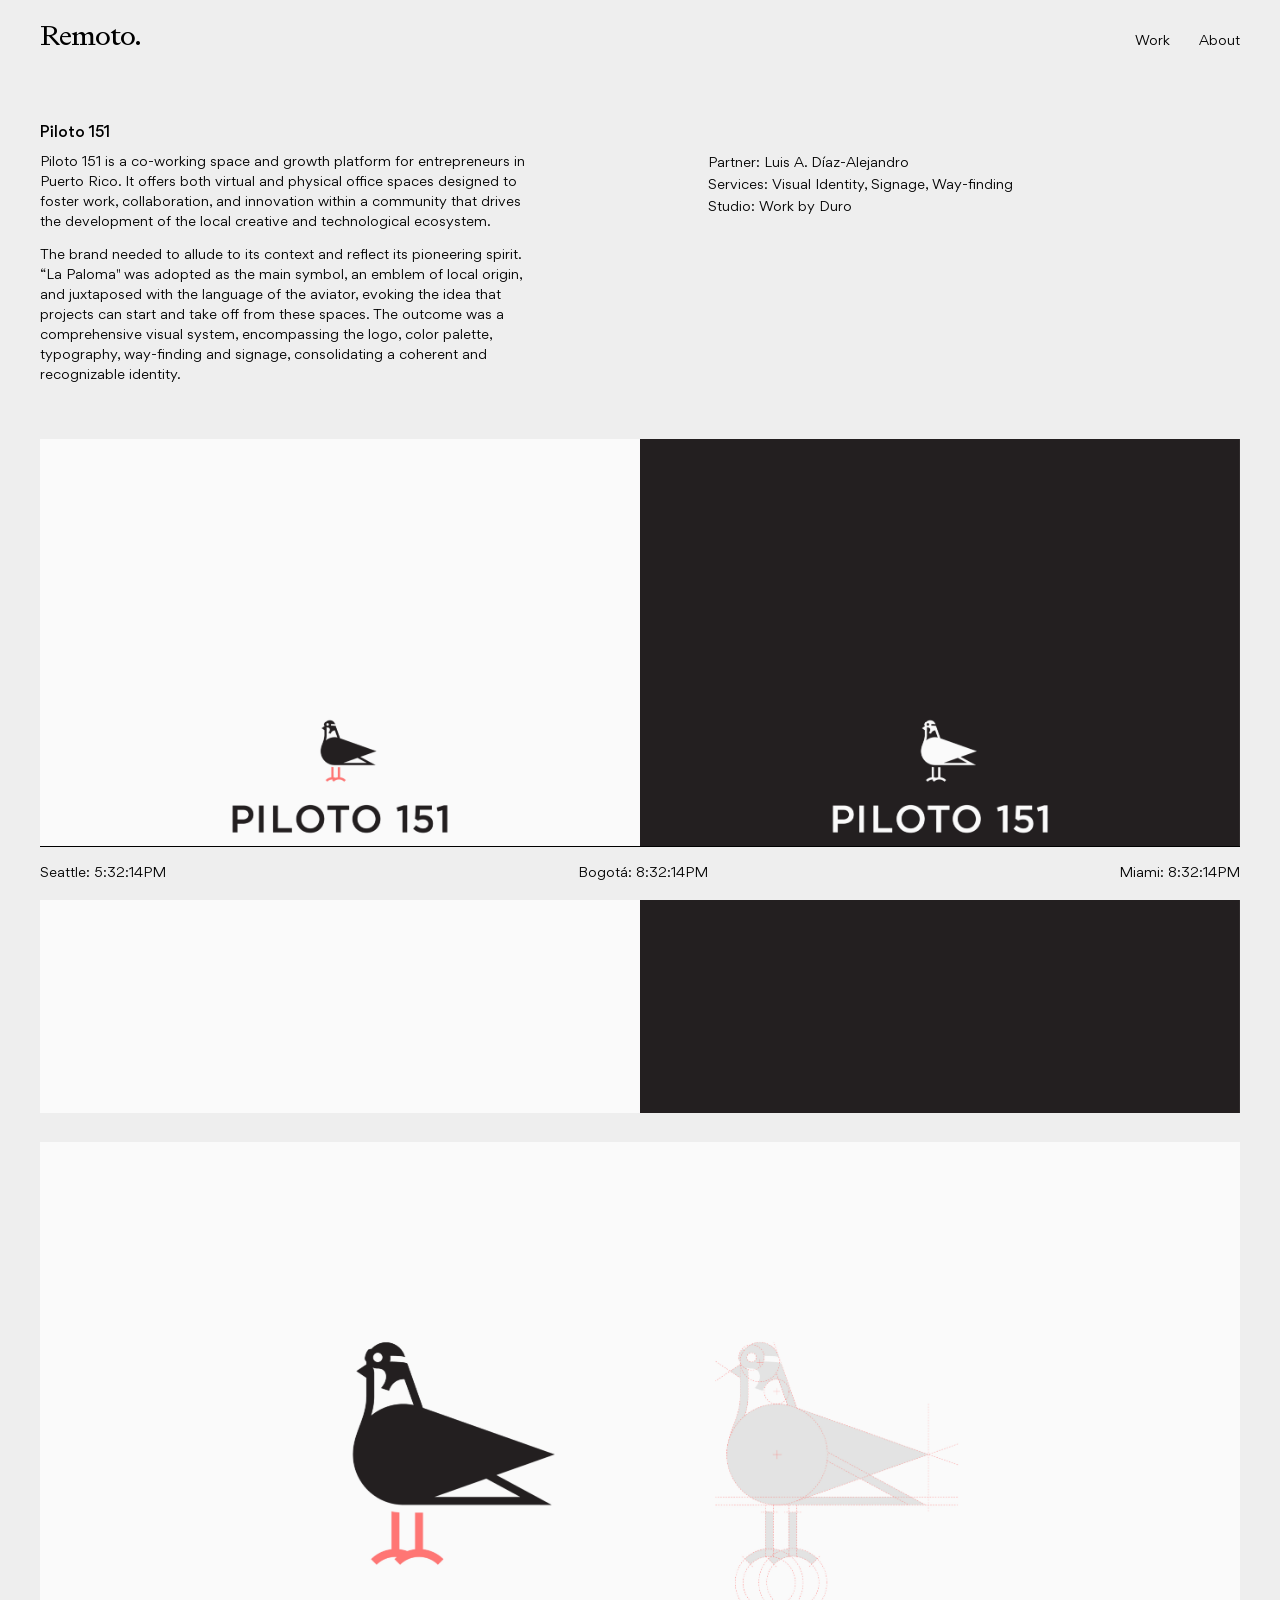
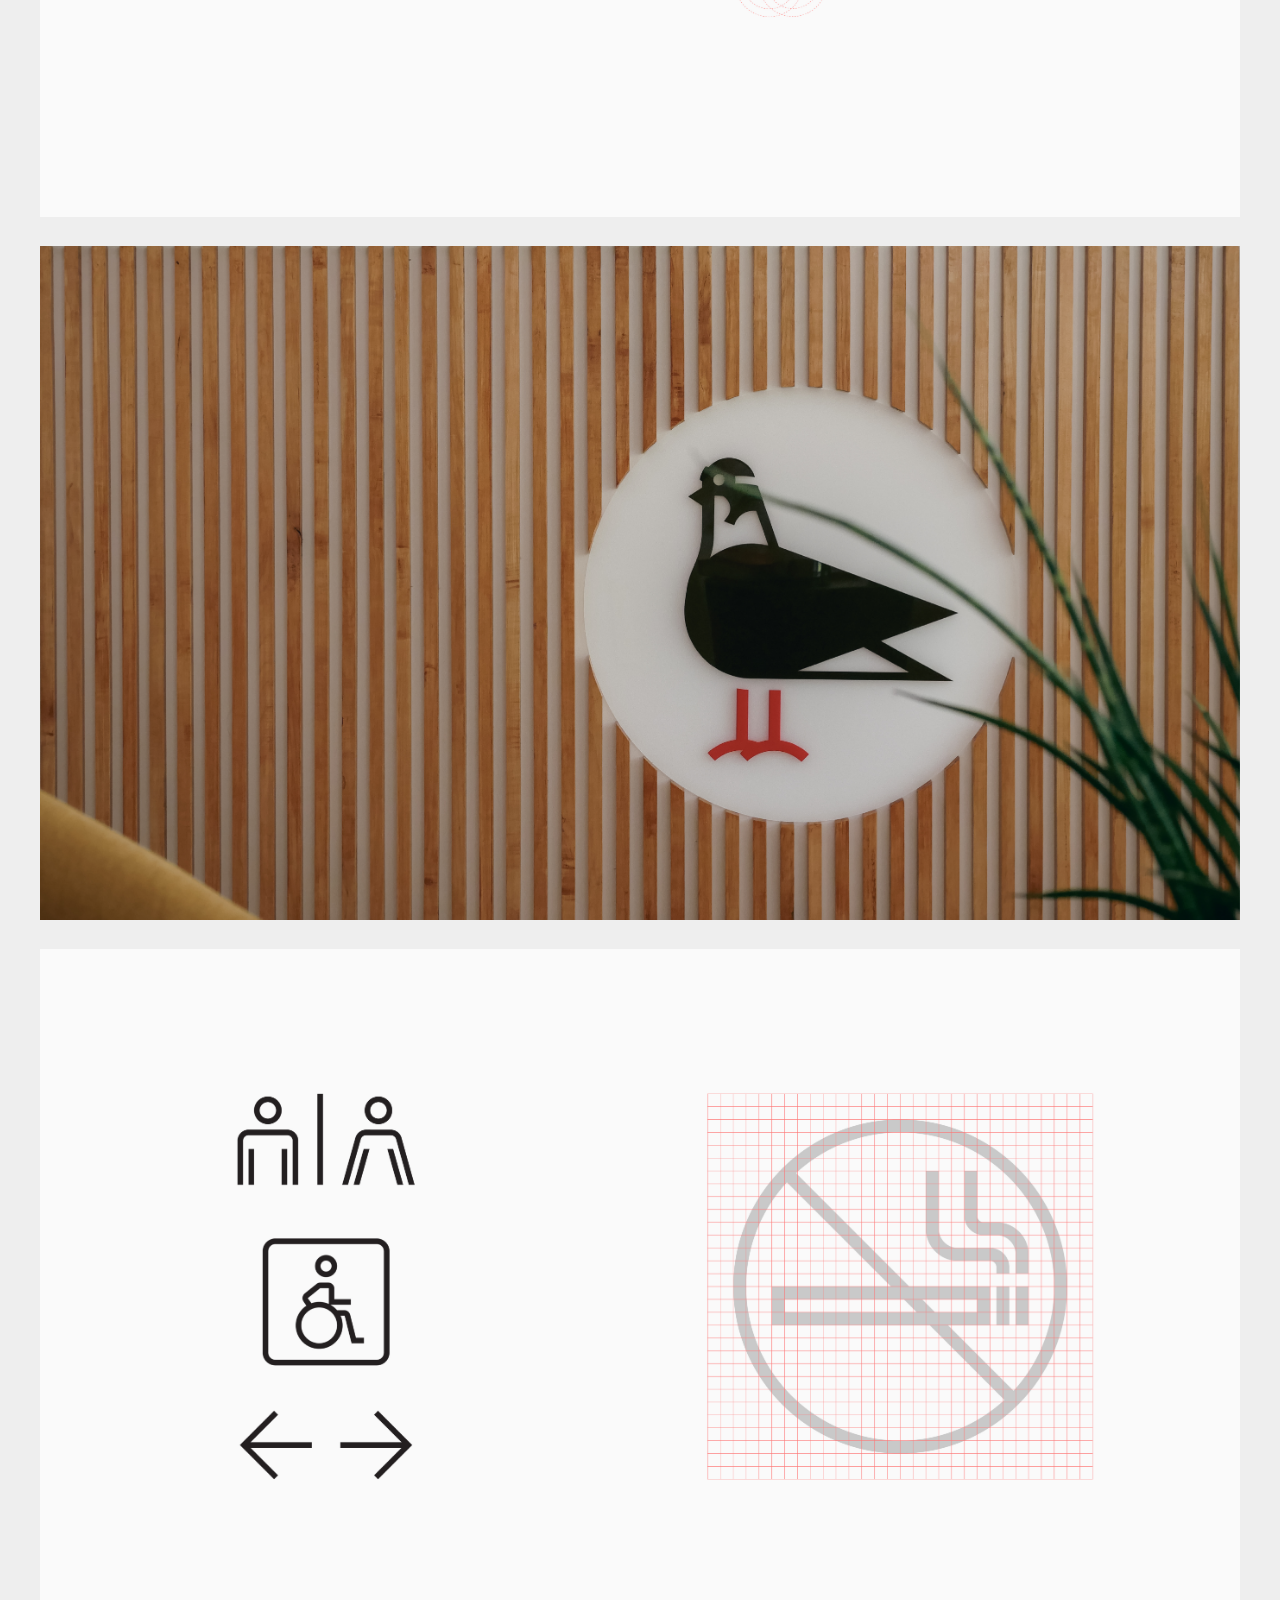
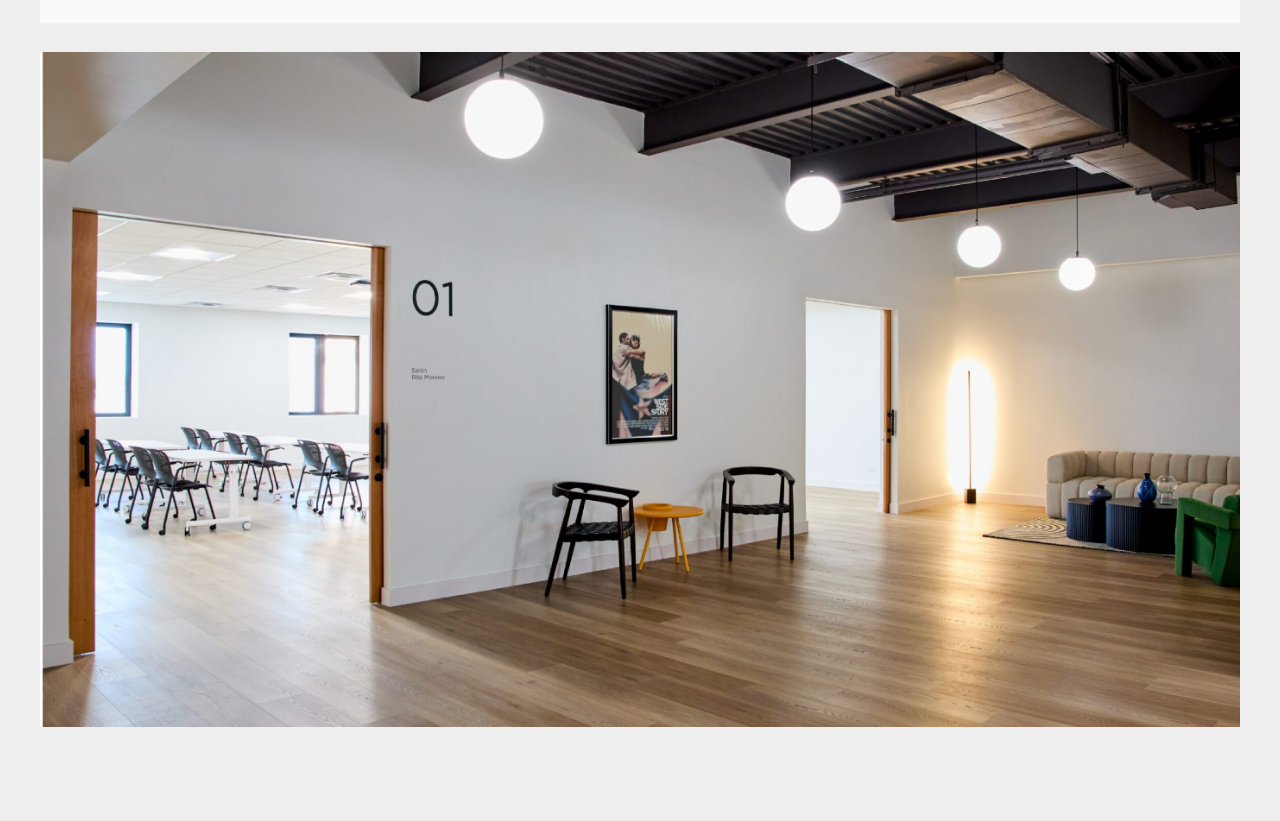
<file: Projects/Piloto151.html>
<!DOCTYPE html>
<html lang="en">
<head>
  <meta charset="UTF-8" />
  <meta name="viewport" content="width=device-width, initial-scale=1" />
  <meta property="og:title" content="Piloto 151 — We Are Remoto." />
  <meta property="og:image" content="https://magdielortiz.github.io/Remoto/Images/WebThumbnail.jpg" />
  <title>Piloto 151 — We Are Remoto.</title>
  <link rel="stylesheet" href="../fonts.css" />
  <link rel="stylesheet" href="../style.css" />
  <link rel="icon" href="../Images/Favicon.png" type="image/png" sizes="16x16" />
</head>
<body>
  <header>
    <nav class="nav" aria-label="Primary">
      <a href="..//index.html" class="logo">
        <span class="weare">We&nbsp;Are&nbsp;</span>Remoto.
      </a>
      <div class="menu" role="menubar">
        <a href="../index.html" aria-current="page" role="menuitem">Work</a>
        <a href="../about.html" role="menuitem">About</a>
      </div>
    </nav>
  </header>
  <main id="content" class="project-page">
    <section class="project-hero" aria-labelledby="project-title">
      <div class="intro">
        <h1 id="project-title">Piloto 151</h1>
        <p class="description">
          Piloto 151 is a co-working space and growth platform for entrepreneurs in Puerto Rico.
          It offers both virtual and physical office spaces designed to foster work, collaboration,
          and innovation within a community that drives the development of the local creative and technological ecosystem. 
        </p>
        <p class="second-description">
          The brand needed to allude to its context and reflect its pioneering spirit. “La Paloma" was
          adopted as the main symbol, an emblem of local origin, and juxtaposed with the language of
          the aviator, evoking the idea that projects can start and take off from these spaces. The
          outcome was a comprehensive visual system, encompassing the logo, color palette, typography,
          way-finding and signage, consolidating a coherent and recognizable identity.
        </p>
      </div>
      <aside class="meta" aria-label="Project details">
        <dl>
          <div><dt>Partner: Luis A. Díaz-Alejandro</div>
          <div><dt>Services: Visual Identity, Signage, Way-finding</div>
          <div><dt>Studio: Work by Duro</div>
        </dl>
      </aside>
    </section>
    <section class="project-gallery" aria-label="Project images">
      <figure class="gallery-item">
        <img src="../Images/Remoto-Piloto151-01.jpg" alt="Piloto 151 — A co-working space and growth platform for entrepreneurs in Puerto Rico." />
      </figure>
      <figure class="gallery-item">
        <img src="../Images/Remoto-Piloto151-02.jpg" alt="Piloto 151 — A co-working space and growth platform for entrepreneurs in Puerto Rico." />
      </figure>
      <figure class="gallery-item">
        <img src="../Images/Remoto-Piloto151-03.jpg" alt="Piloto 151 — A co-working space and growth platform for entrepreneurs in Puerto Rico." />
      </figure>
      <figure class="gallery-item">
        <img src="../Images/Remoto-Piloto151-04.jpg" alt="Piloto 151 — A co-working space and growth platform for entrepreneurs in Puerto Rico." />
      </figure>
      <figure class="gallery-item">
        <img src="../Images/Remoto-Piloto151-05.jpg" alt="Piloto 151 — A co-working space and growth platform for entrepreneurs in Puerto Rico." />
      </figure>
    </section>
  </main>
  <footer class="site-footer" aria-label="City clocks">
    <div class="clocks">
      <div class="clock left">
        <span class="city">Seattle:</span>
        <span class="time" id="clock-sea" aria-live="polite">--:--:--</span>
      </div>
      <div class="clock center">
        <span class="city">Bogotá:</span>
        <span class="time" id="clock-bog" aria-live="polite">--:--:--</span>
      </div>
      <div class="clock right">
        <span class="city">Miami:</span>
        <span class="time" id="clock-mia" aria-live="polite">--:--:--</span>
      </div>
    </div>
  </footer>
  <script>
    (function startClocks() {
      const els = {
        sea: document.getElementById('clock-sea'),
        mia: document.getElementById('clock-mia'),
        bog: document.getElementById('clock-bog')
      };
      const zones = {
        sea: 'America/Los_Angeles',
        mia: 'America/New_York',
        bog: 'America/Bogota'
      };

      const fmt = (tz, d) =>
        new Intl.DateTimeFormat('en-US', {
          hour: 'numeric',
          minute: '2-digit',
          second: '2-digit',
          hour12: true,
          timeZone: tz
        })
        .format(d)
        .replace(/\s/g, '')
        .toUpperCase();

      function tick() {
        const now = new Date();
        els.sea.textContent = fmt(zones.sea, now);
        els.mia.textContent = fmt(zones.mia, now);
        els.bog.textContent = fmt(zones.bog, now);
      }

      tick();
      setInterval(tick, 1000);
    })();
  </script>
</body>
</html>
</file>
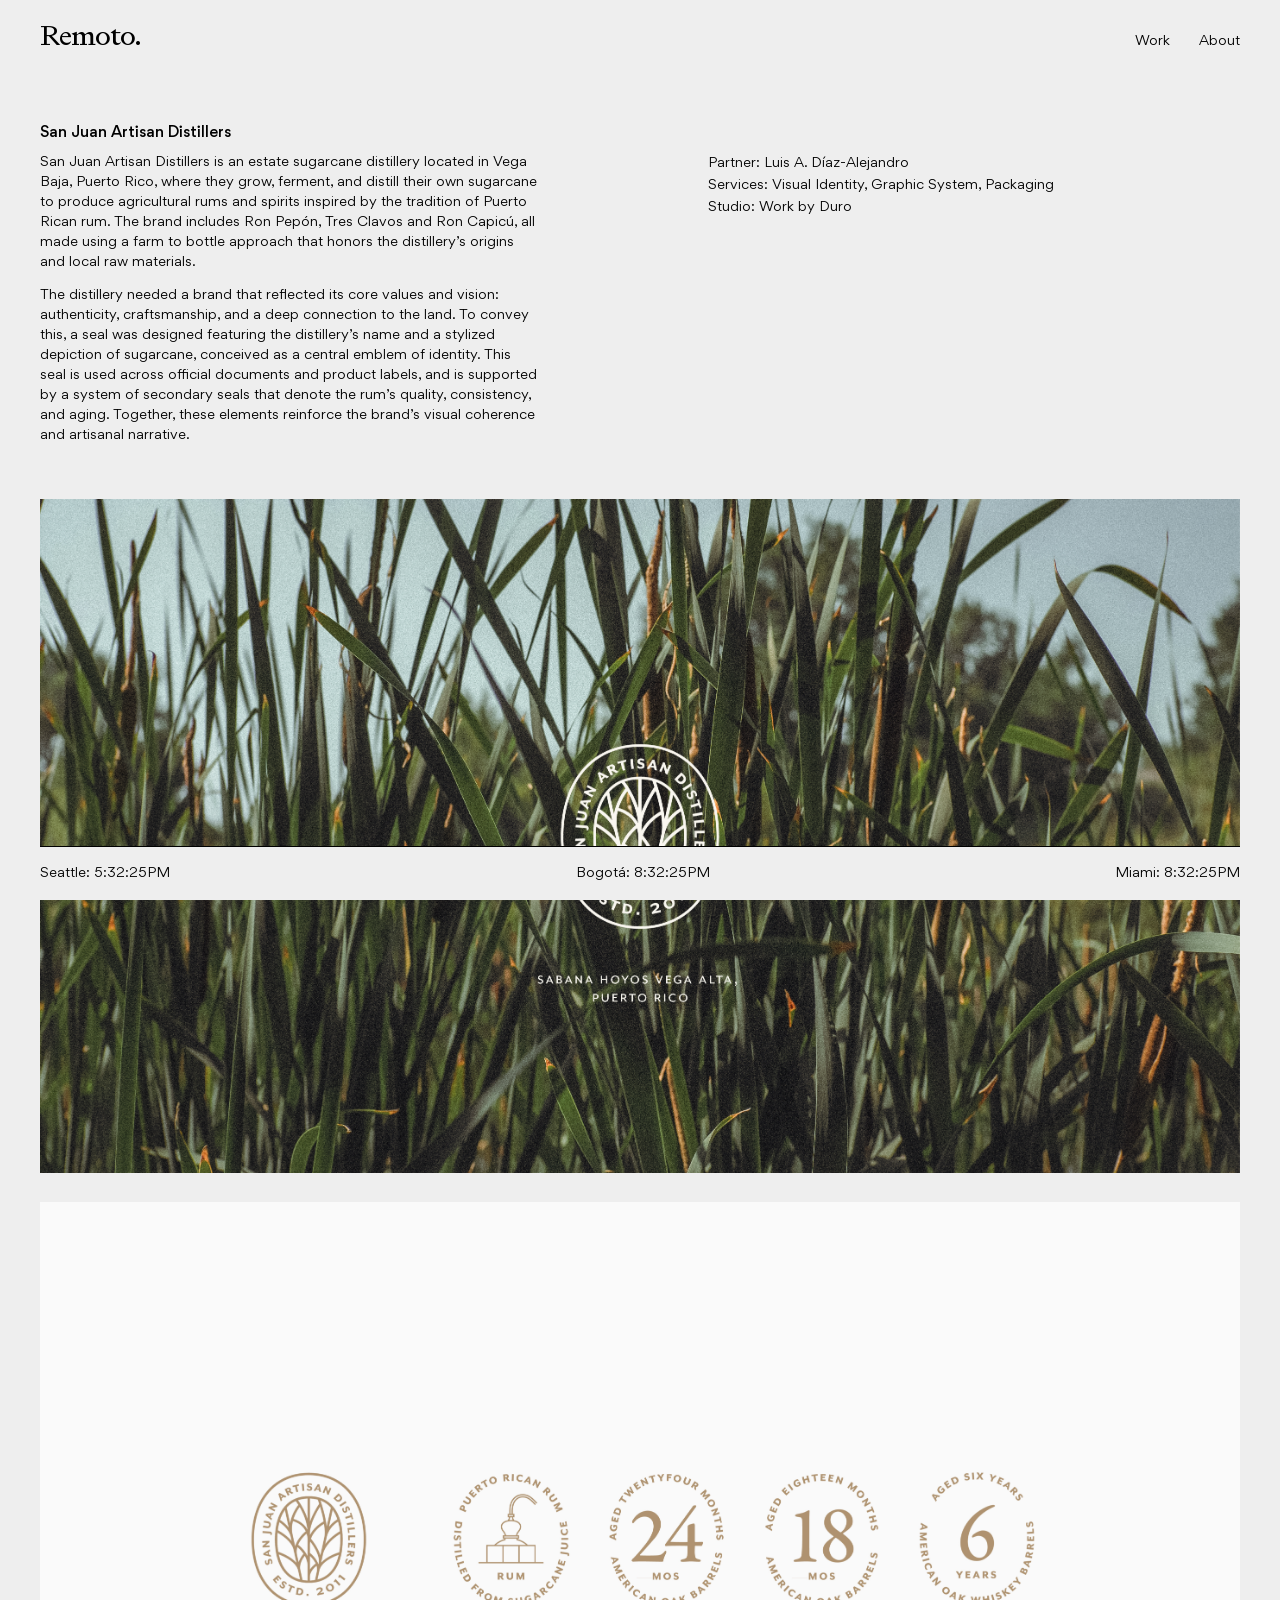
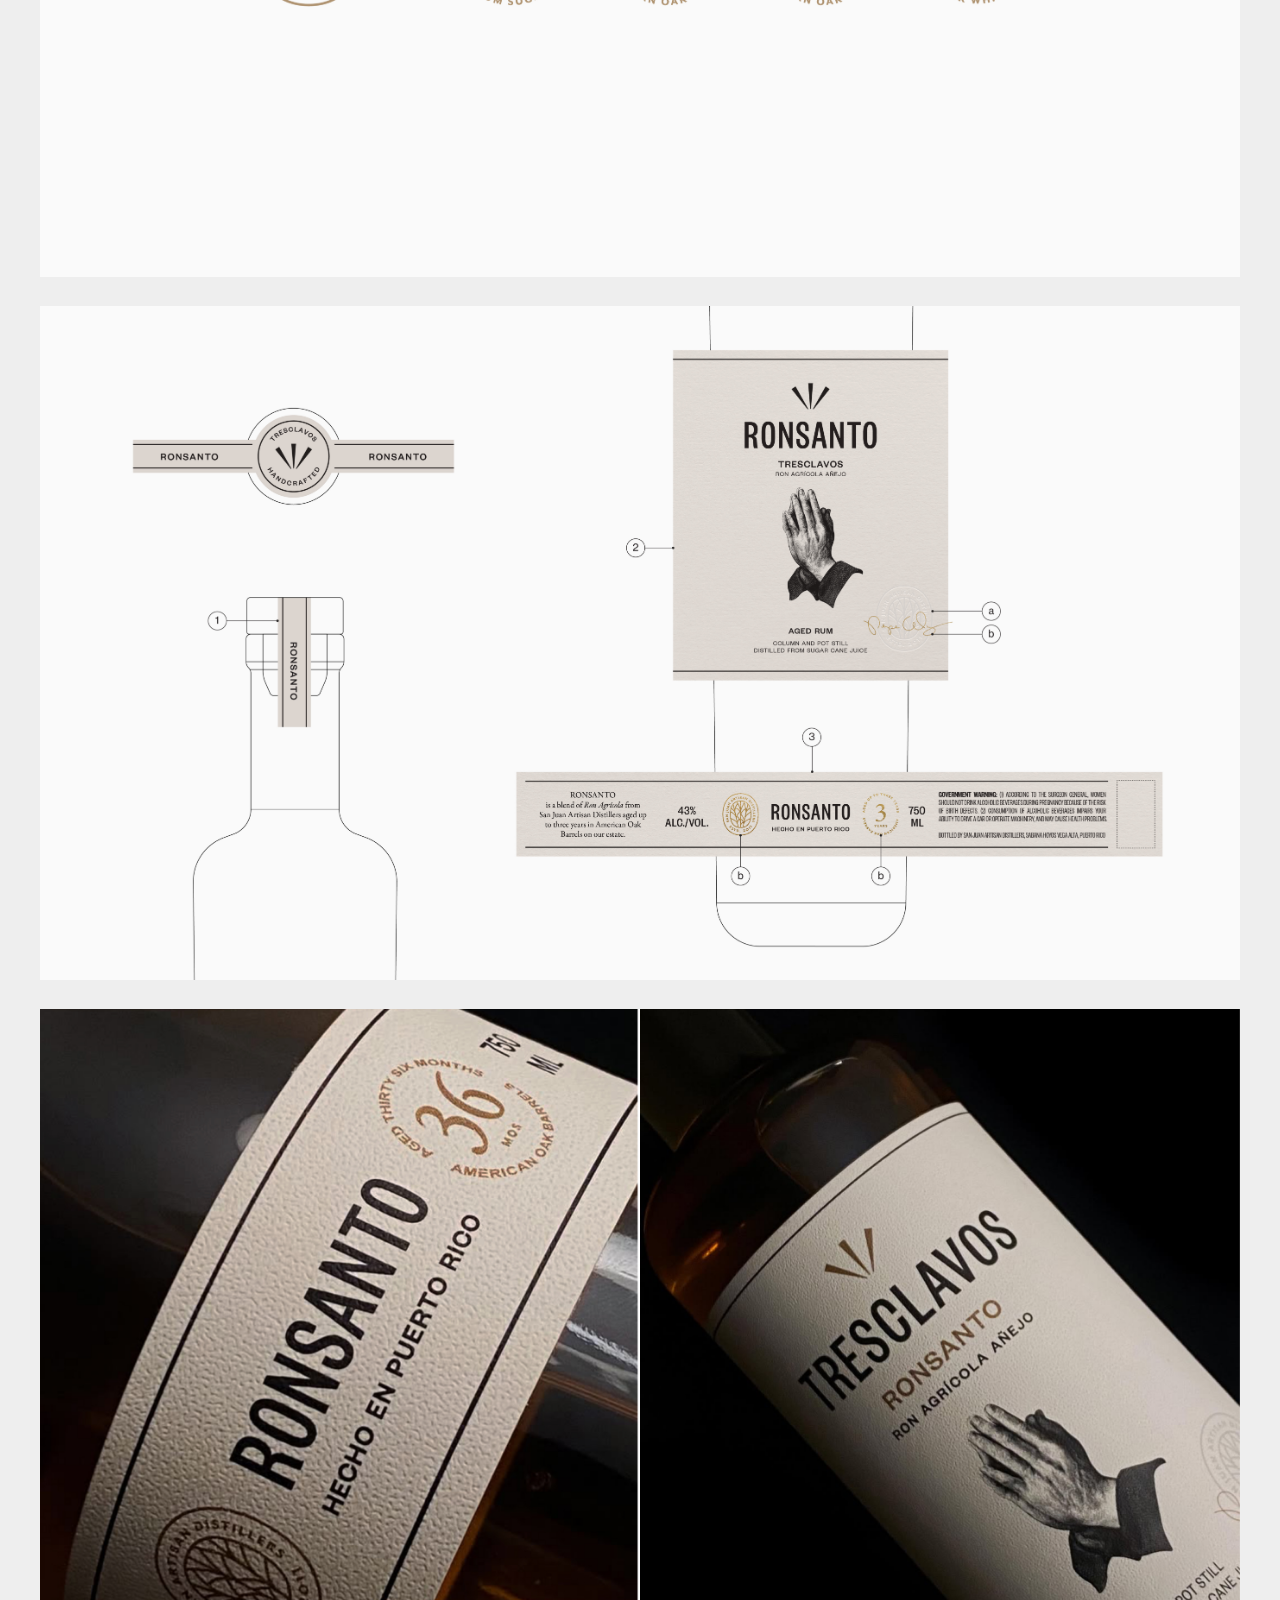
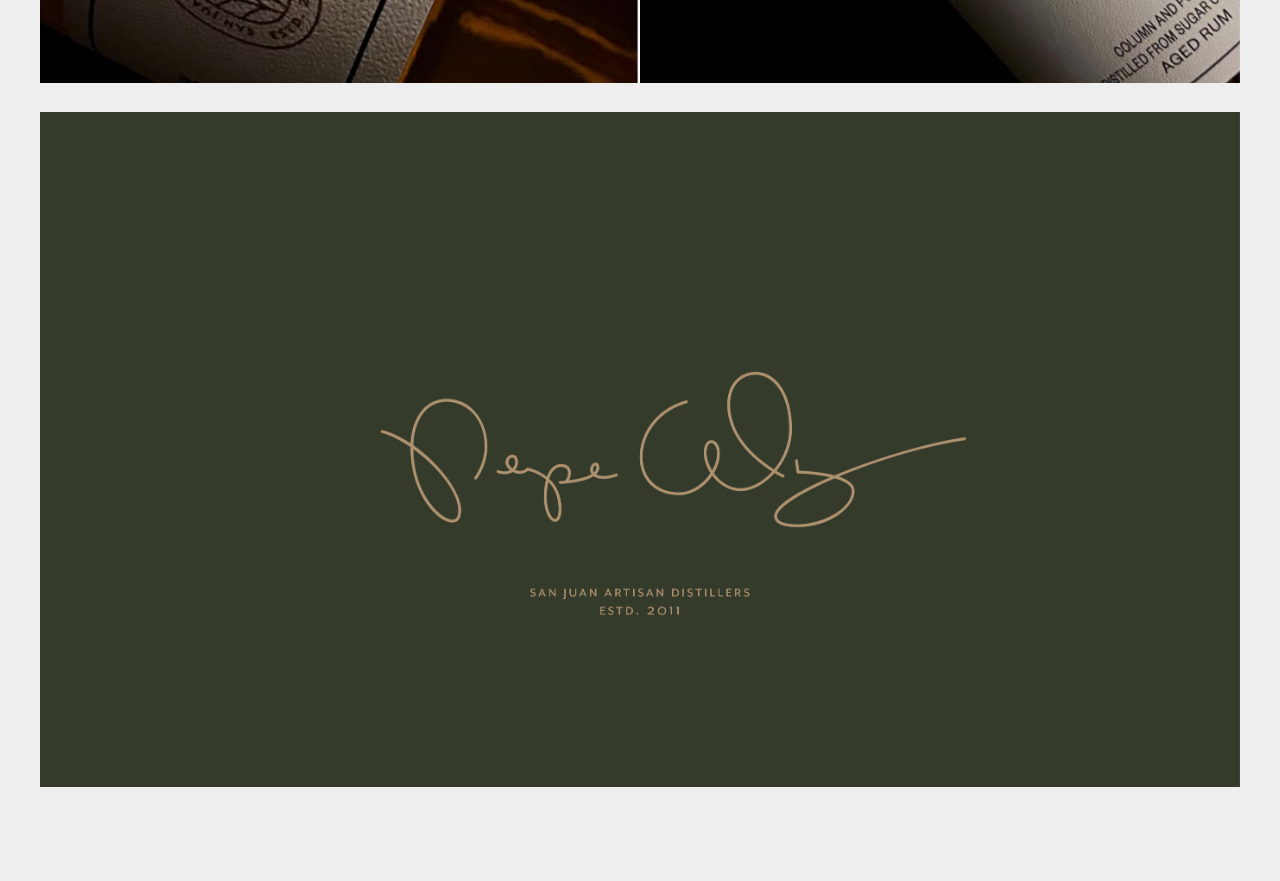
<file: Projects/SanJuanArtisanDistillers.html>
<!DOCTYPE html>
<html lang="en">
<head>
  <meta charset="UTF-8" />
  <meta name="viewport" content="width=device-width, initial-scale=1" />
  <meta property="og:title" content="San Juan Artisan Distillers — We Are Remoto." />
  <meta property="og:image" content="https://magdielortiz.github.io/Remoto/Images/WebThumbnail.jpg" />
  <title>San Juan Artisan Distillers — We Are Remoto.</title>
  <link rel="stylesheet" href="../fonts.css" />
  <link rel="stylesheet" href="../style.css" />
  <link rel="icon" href="../Images/Favicon.png" type="image/png" sizes="16x16" />
</head>
<body>
  <header>
    <nav class="nav" aria-label="Primary">
      <a href="..//index.html" class="logo">
        <span class="weare">We&nbsp;Are&nbsp;</span>Remoto.
      </a>
      <div class="menu" role="menubar">
        <a href="../index.html" aria-current="page" role="menuitem">Work</a>
        <a href="../about.html" role="menuitem">About</a>
      </div>
    </nav>
  </header>
  <main id="content" class="project-page">
    <section class="project-hero" aria-labelledby="project-title">
      <div class="intro">
        <h1 id="project-title">San Juan Artisan Distillers</h1>
        <p class="description">
          San Juan Artisan Distillers is an estate sugarcane distillery located in Vega Baja, Puerto Rico, where they grow,
          ferment, and distill their own sugarcane to produce agricultural rums and spirits inspired by the tradition
          of Puerto Rican rum. The brand includes Ron Pepón, Tres Clavos and Ron Capicú, all made using a farm to bottle
          approach that honors the distillery’s origins and local raw materials.
        </p>
        <p class="second-description">
          The distillery needed a brand that reflected its core values and vision: authenticity, craftsmanship, and a
          deep connection to the land. To convey this, a seal was designed featuring the distillery’s name and a stylized
          depiction of sugarcane, conceived as a central emblem of identity. This seal is used across official documents
          and product labels, and is supported by a system of secondary seals that denote the rum’s quality, consistency,
          and aging. Together, these elements reinforce the brand’s visual coherence and artisanal narrative.
        </p>
      </div>
      <aside class="meta" aria-label="Project details">
        <dl>
          <div><dt>Partner: Luis A. Díaz-Alejandro</div>
          <div><dt>Services: Visual Identity, Graphic System, Packaging</div>
          <div><dt>Studio: Work by Duro</div>
        </dl>
      </aside>
    </section>
    <section class="project-gallery" aria-label="Project images">
      <figure class="gallery-item">
        <img src="../Images/Remoto-SJAD-01.jpg" alt="San Juan Artisan Distillers — An estate sugarcane distillery located in Vega Baja, Puerto Rico." />
      </figure>
      <figure class="gallery-item">
        <img src="../Images/Remoto-SJAD-02.jpg" alt="San Juan Artisan Distillers — An estate sugarcane distillery located in Vega Baja, Puerto Rico." />
      </figure>
      <figure class="gallery-item">
        <img src="../Images/Remoto-SJAD-03.jpg" alt="San Juan Artisan Distillers — An estate sugarcane distillery located in Vega Baja, Puerto Rico." />
      </figure>
      <figure class="gallery-item">
        <img src="../Images/Remoto-SJAD-04.jpg" alt="San Juan Artisan Distillers — An estate sugarcane distillery located in Vega Baja, Puerto Rico." />
      </figure>
      <figure class="gallery-item">
        <img src="../Images/Remoto-SJAD-06.jpg" alt="San Juan Artisan Distillers — An estate sugarcane distillery located in Vega Baja, Puerto Rico." />
      </figure>
    </section>
  </main>
  <footer class="site-footer" aria-label="City clocks">
    <div class="clocks">
      <div class="clock left">
        <span class="city">Seattle:</span>
        <span class="time" id="clock-sea" aria-live="polite">--:--:--</span>
      </div>
      <div class="clock center">
        <span class="city">Bogotá:</span>
        <span class="time" id="clock-bog" aria-live="polite">--:--:--</span>
      </div>
      <div class="clock right">
        <span class="city">Miami:</span>
        <span class="time" id="clock-mia" aria-live="polite">--:--:--</span>
      </div>
    </div>
  </footer>
  <script>
    (function startClocks() {
      const els = {
        sea: document.getElementById('clock-sea'),
        mia: document.getElementById('clock-mia'),
        bog: document.getElementById('clock-bog')
      };
      const zones = {
        sea: 'America/Los_Angeles',
        mia: 'America/New_York',
        bog: 'America/Bogota'
      };

      const fmt = (tz, d) =>
        new Intl.DateTimeFormat('en-US', {
          hour: 'numeric',
          minute: '2-digit',
          second: '2-digit',
          hour12: true,
          timeZone: tz
        })
        .format(d)
        .replace(/\s/g, '')
        .toUpperCase();

      function tick() {
        const now = new Date();
        els.sea.textContent = fmt(zones.sea, now);
        els.mia.textContent = fmt(zones.mia, now);
        els.bog.textContent = fmt(zones.bog, now);
      }

      tick();
      setInterval(tick, 1000);
    })();
  </script>
</body>
</html>
</file>
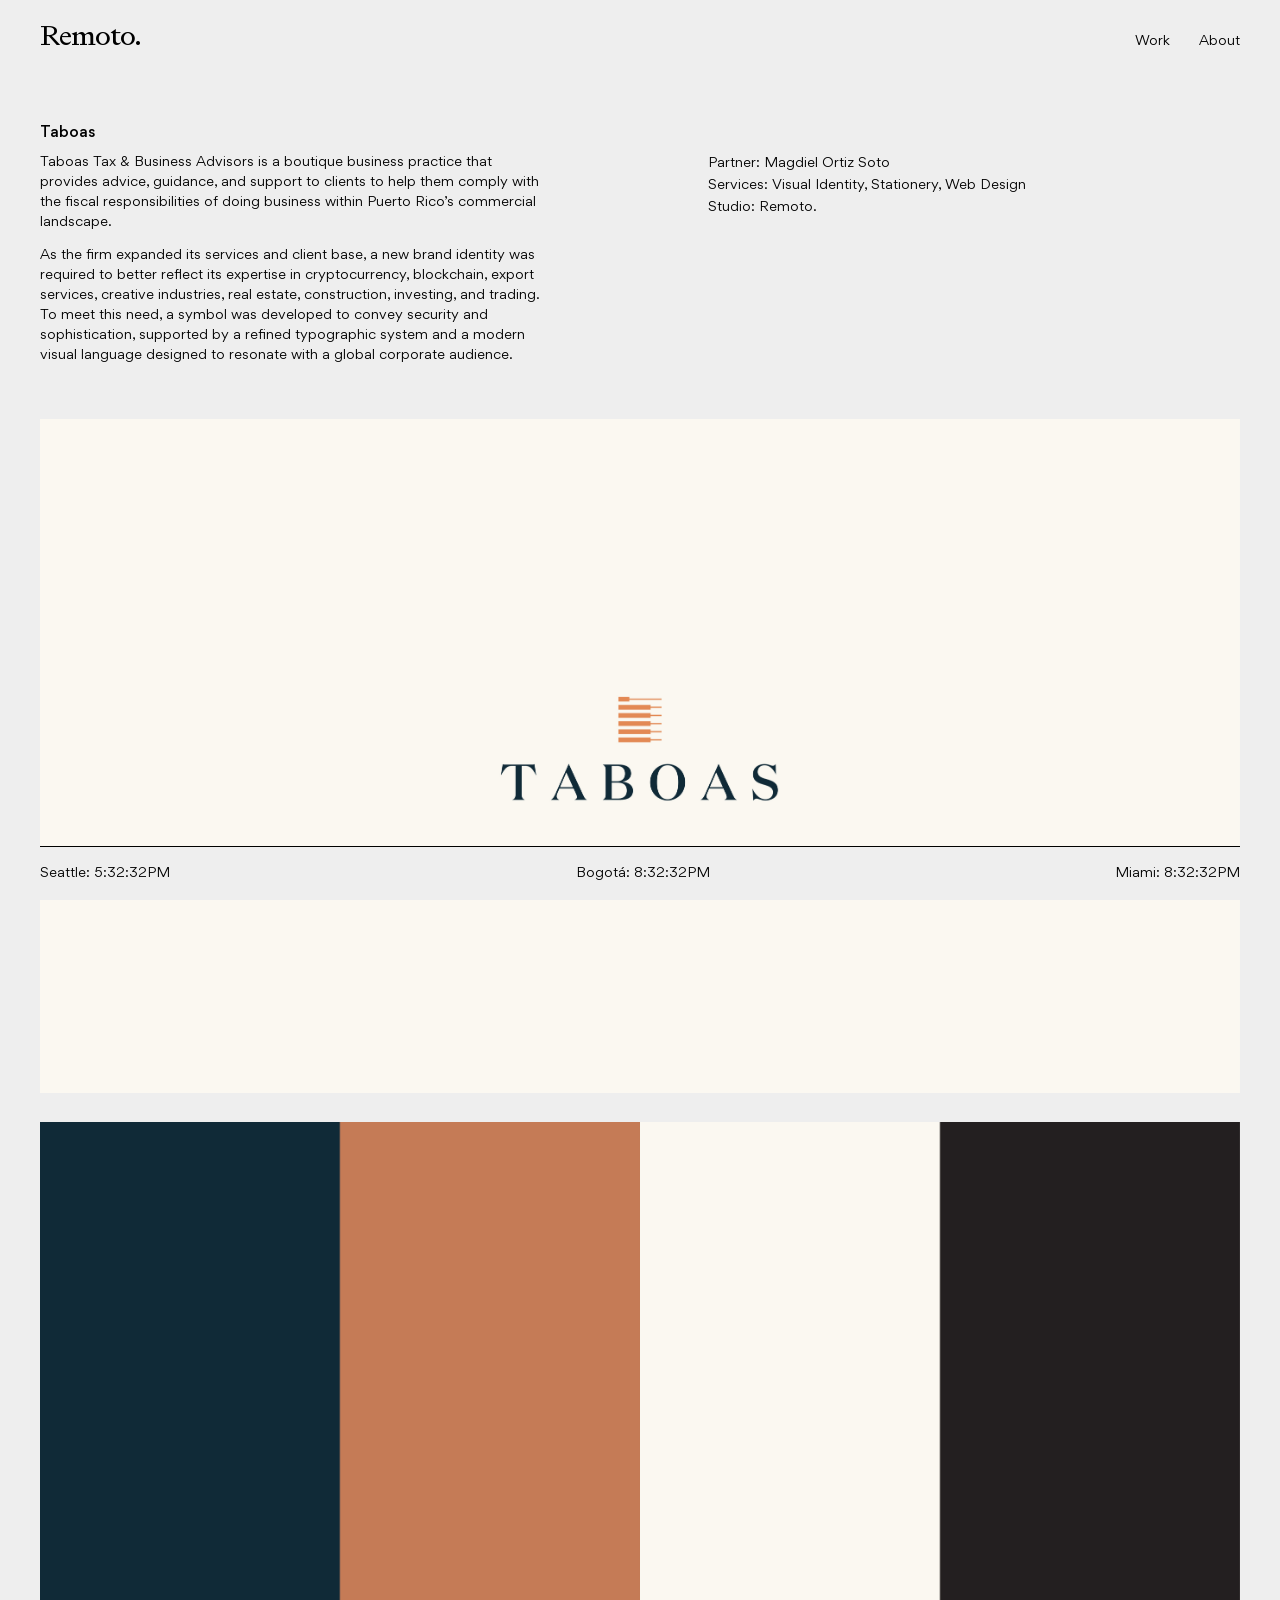
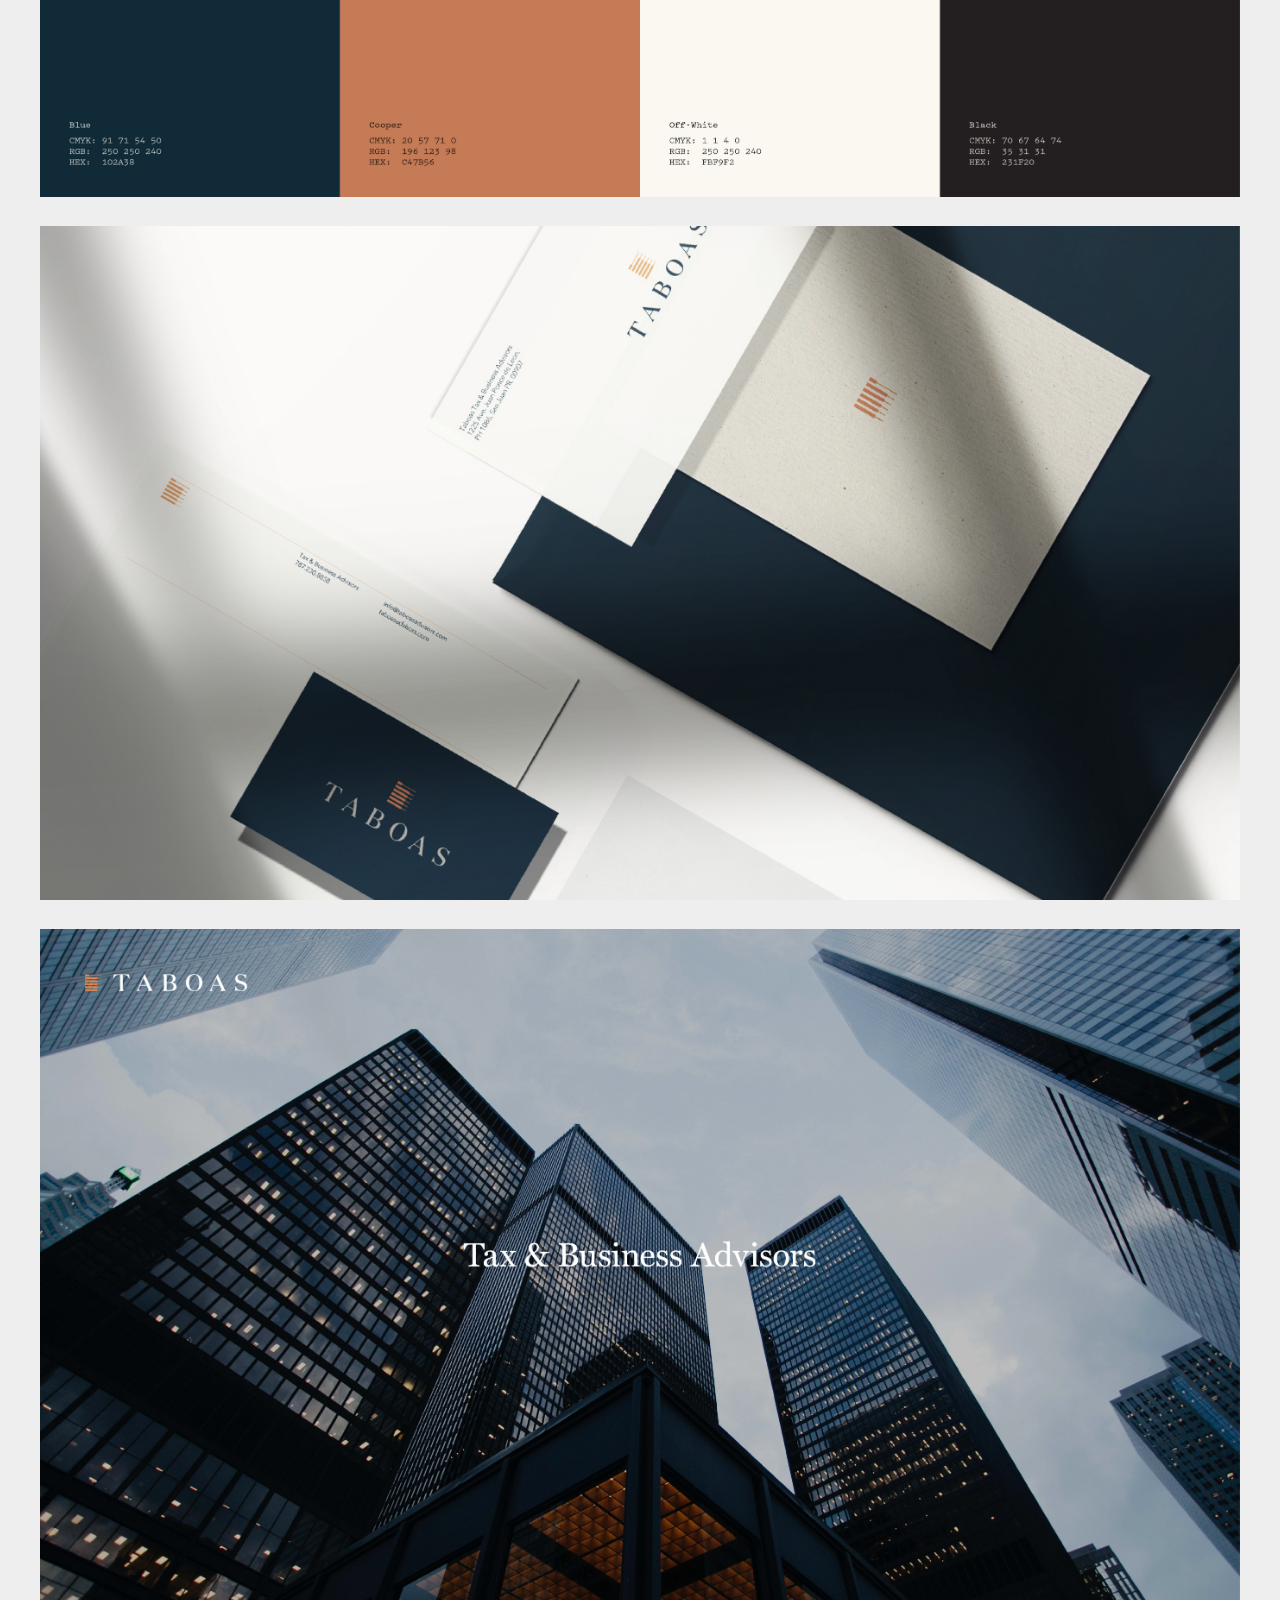
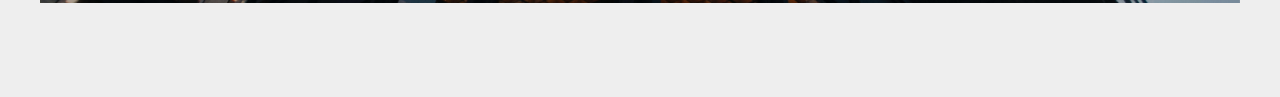
<file: Projects/Taboas.html>
<!DOCTYPE html>
<html lang="en">
<head>
  <meta charset="UTF-8" />
  <meta name="viewport" content="width=device-width, initial-scale=1" />
  <meta property="og:title" content="Taboas — We Are Remoto." />
  <meta property="og:image" content="https://magdielortiz.github.io/Remoto/Images/WebThumbnail.jpg" />
  <title>Taboas — We Are Remoto.</title>
  <link rel="stylesheet" href="../fonts.css" />
  <link rel="stylesheet" href="../style.css" />
  <link rel="icon" href="../Images/Favicon.png" type="image/png" sizes="16x16" />
</head>
<body>
  <header>
    <nav class="nav" aria-label="Primary">
      <a href="..//index.html" class="logo">
        <span class="weare">We&nbsp;Are&nbsp;</span>Remoto.
      </a>
      <div class="menu" role="menubar">
        <a href="../index.html" aria-current="page" role="menuitem">Work</a>
        <a href="../about.html" role="menuitem">About</a>
      </div>
    </nav>
  </header>
  <main id="content" class="project-page">
    <section class="project-hero" aria-labelledby="project-title">
      <div class="intro">
        <h1 id="project-title">Taboas</h1>
        <p class="description">
          Taboas Tax & Business Advisors is a boutique business practice that provides advice, guidance, and support to
          clients to help them comply with the fiscal responsibilities of doing business within Puerto Rico’s commercial
          landscape.
        </p>
        <p class="second-description">
          As the firm expanded its services and client base, a new brand identity was required to better reflect its expertise
          in cryptocurrency, blockchain, export services, creative industries, real estate, construction, investing, and trading.
          To meet this need, a symbol was developed to convey security and sophistication, supported by a refined typographic
          system and a modern visual language designed to resonate with a global corporate audience.
        </p>
      </div>
      <aside class="meta" aria-label="Project details">
        <dl>
          <div><dt>Partner: Magdiel Ortiz Soto</div>
          <div><dt>Services: Visual Identity, Stationery, Web Design</div>
          <div><dt>Studio: Remoto.</div>
        </dl>
      </aside>
    </section>
    <section class="project-gallery" aria-label="Project images">
      <figure class="gallery-item">
        <img src="../Images/Remoto-Taboas-01.jpg" alt="Taboas — A boutique business practice that provides advice, guidance, and support to clients to help them comply with the fiscal responsibilities." />
      </figure>
      <figure class="gallery-item">
        <img src="../Images/Remoto-Taboas-02.jpg" alt="Taboas — A boutique business practice that provides advice, guidance, and support to clients to help them comply with the fiscal responsibilities." />
      </figure>
      <figure class="gallery-item">
        <img src="../Images/Remoto-Taboas-05.jpg" alt="Taboas — A boutique business practice that provides advice, guidance, and support to clients to help them comply with the fiscal responsibilities." />
      </figure>
      <figure class="gallery-item">
        <img src="../Images/Remoto-Taboas-04.jpg" alt="Taboas — A boutique business practice that provides advice, guidance, and support to clients to help them comply with the fiscal responsibilities." />
      </figure>
    </section>
  </main>
  <footer class="site-footer" aria-label="City clocks">
    <div class="clocks">
      <div class="clock left">
        <span class="city">Seattle:</span>
        <span class="time" id="clock-sea" aria-live="polite">--:--:--</span>
      </div>
      <div class="clock center">
        <span class="city">Bogotá:</span>
        <span class="time" id="clock-bog" aria-live="polite">--:--:--</span>
      </div>
      <div class="clock right">
        <span class="city">Miami:</span>
        <span class="time" id="clock-mia" aria-live="polite">--:--:--</span>
      </div>
    </div>
  </footer>
  <script>
    (function startClocks() {
      const els = {
        sea: document.getElementById('clock-sea'),
        mia: document.getElementById('clock-mia'),
        bog: document.getElementById('clock-bog')
      };
      const zones = {
        sea: 'America/Los_Angeles',
        mia: 'America/New_York',
        bog: 'America/Bogota'
      };

      const fmt = (tz, d) =>
        new Intl.DateTimeFormat('en-US', {
          hour: 'numeric',
          minute: '2-digit',
          second: '2-digit',
          hour12: true,
          timeZone: tz
        })
        .format(d)
        .replace(/\s/g, '')
        .toUpperCase();

      function tick() {
        const now = new Date();
        els.sea.textContent = fmt(zones.sea, now);
        els.mia.textContent = fmt(zones.mia, now);
        els.bog.textContent = fmt(zones.bog, now);
      }

      tick();
      setInterval(tick, 1000);
    })();
  </script>
</body>
</html>
</file>
<file: fonts.css>
@font-face {
  font-family: 'Signifier-Regular';
  src: url('Fonts/TestSignifier-regular-webfont.woff2') format('woff2'),
       url('Fonts/TestSignifier-regular-webfont.woff') format('woff'),
       url('Fonts/TestSignifier-regular-webfont.ttf') format('truetype');
}

@font-face {
  font-family: 'Signifier-Medium';
  src: url('Fonts/TestSignifier-medium-webfont.woff2') format('woff2'),
       url('Fonts/TestSignifier-medium-webfont.woff') format('woff'),
       url('Fonts/TestSignifier-medium-webfont.ttf') format('truetype');
}

@font-face {
  font-family: 'Gordita-Regular';
  src: url('Fonts/Gordita-regular-webfont.woff2') format('woff2'),
       url('Fonts/Gordita-regular-webfont.woff') format('woff'),
       url('Fonts/Gordita-regular-webfont.ttf') format('truetype');
}

@font-face {
  font-family: 'Gordita-Medium';
  src: url('Fonts/Gordita-medium-webfont.woff2') format('woff2'),
       url('Fonts/Gordita-medium-webfont.woff') format('woff'),
       url('Fonts/Gordita-medium-webfont.ttf') format('truetype');
}
</file>
<file: style.css>
*::before,
   *::after { box-sizing: border-box; }
   
   html, body {
     margin: 0 20px;
     padding: 0;
     font-family: 'Gordita-Regular', serif;
     font-size: 0.90rem;
     line-height: 20px;
     background-color: #EEEEEE;
     color: #000000;
     scroll-behavior: smooth;
     -ms-overflow-style: none;
     scrollbar-width: none;
   }

   body::-webkit-scrollbar { display: none; }
   
   /* =====================================================
      NAVIGATION (Shared Across All Pages)
      ===================================================== */
   header {
     background: #EEEEEE;
     padding: 25px 0;
     position: sticky;
     top: 0;
     z-index: 10;
   }
   
   .nav {
     display: flex;
     justify-content: space-between;
     align-items: baseline;
   }
   
   .logo {
    position: relative;
    display: inline-flex;
    align-items: baseline;
    font-family: 'Signifier-Regular', serif;
    font-size: 2rem;
    font-weight: 400;
    letter-spacing: -1px;
    color: #000;
    text-decoration: none;
    overflow: hidden;
  }
  
  /* hide “We Are” by default */
  .logo .weare {
    display: inline-block;
    overflow: hidden;
    white-space: nowrap;
    width: 0;
    opacity: 0;
    transition:
      width 0.6s cubic-bezier(.22,.61,.36,1),
      opacity 0.4s ease;
  }
   
   .menu { display: flex; gap: 2rem; }
   .menu a {
     text-decoration: none;
     color: #000;
     font-weight: 500;
     transition: opacity 0.2s ease;
   }
   .menu a:hover { opacity: 0.6; }
   
   /* =====================================================
      HOMEPAGE
      ===================================================== */
   h1 {
     font-family: 'Gordita-Regular', serif;
     font-size: 1.40rem;
     font-weight: 400;
     line-height: 2.15rem;
     text-align: left;
     margin-top: 110px;
     margin-bottom: 125px;
   }

   .br {
    margin-top: 10px;
   }
   
   main.homepage {
     display: grid;
     grid-template-columns: 1fr;
     margin: 0;
     scroll-snap-type: y mandatory;
     overscroll-behavior-y: none;
   }
   
   /* Project card: image + caption (caption not linked) */
   .project {
     position: relative;
     display: flex;
     flex-direction: column;
     width: 100%;
     height: auto;
     margin-bottom: 20px;
     scroll-snap-align: start;
     scroll-snap-stop: always;
   }
   
   .project a {
     display: block;
     overflow: hidden;
     position: relative;
     isolation: isolate;           /* prevents hover scale from affecting layout */
   }
   
   .project img {
     width: 100%;
     object-fit: cover;
     display: block;
     background-color: #ccc;
     transition: transform 0.5s ease;
     transform-origin: center center; /* no “jump” on hover */
     will-change: transform;
   }
   .project a:hover img { transform: scale(1.03); }
   
   /* Caption below image */
   .caption {
     margin-top: 10px;
     font-family: 'Gordita-Regular', serif;
     font-size: 1rem;
     font-weight: 400;
     color: rgba(0,0,0,.9);
     letter-spacing: 0.25px;
     text-align: left;
     pointer-events: none;
     opacity: 0.75;
   }
   .caption span { display: inline-block; }
   
   /* =====================================================
      PROJECT PAGE
      ===================================================== */
   main.project-page { margin: 0; }
   
   .project-hero {
     display: grid;
     grid-template-columns: 1.2fr 1fr;
     align-items: start;
     gap: 2rem;
     padding: 50px 0 25px 0;
   }
   
   .intro h1 {
     margin: 0 0 10px 0;
     font-family: 'Gordita-Medium', serif;
     font-size: 1rem;
     line-height: 1.1;
   }
   
   .description { margin: 0; max-width: 50ch; }

   .second-description { max-width: 50ch; }
   
   .meta dl {
     margin: 0;
     display: flex;
     flex-direction: column;
     row-gap: 2px;
     padding-top: 26.5px;
   }
   
   /* Gallery (desktop one column) */
   .project-gallery {
     display: grid;
     grid-template-columns: 1fr;
     gap: 2rem;
     padding: 16px 0 40px 0;
   }
   
   .gallery-item {
     position: relative;
     width: 100%;
     overflow: hidden;
     margin: 0;
   }
   
   .gallery-item img {
     width: 100%;
     height: 100%;
     object-fit: cover;
     display: block;
     background-color: #ccc;
     transition: transform 0.5s ease;
     transform-origin: center center;
     will-change: transform;
   }
   .gallery-item:hover img { transform: scale(1.02); }

      /* ===== Sticky footer clocks ===== */
.site-footer {
  position: sticky;
  bottom: 0px;
  background: #EEEEEE;
  border-top: 1px solid #000;
  padding: 20px 0;
  z-index: 9;
}

.clocks {
  display: flex;
  align-items: center;
  flex-direction: row;
  justify-content: space-between;
}

.clock {
  font-family: 'Gordita-Regular', serif;
  font-size: .90rem;
  line-height: 1;
  color: #000;
}

.clock.left   { text-align: left; }
.clock.center { text-align: center; }
.clock.right  { text-align: right; }

.clock .city { margin-right: 0px; }
.clock .time { font-variant-numeric: tabular-nums; }
   
   /* =====================================================
      ABOUT PAGE
      ===================================================== */
   main.about-page { margin: 0; }
   
   .about-section { padding: 110px 0 0; }
   .about-section + .about-section { padding-top: 50px; padding-bottom: 110px; }
   
   .about-title,
   .about-subtitle {
     margin: 0 0 14px 0;
     font-family: 'Gordita-Medium', serif;
     font-size: 1rem;
     line-height: 1.1;
   }
   .about-description { margin: 0; max-width: 635px; font-size: 1.40rem; line-height: 2.15rem; }
   
   /* Partners */
   .partners-grid {
     display: grid;
     grid-template-columns: repeat(3, minmax(0, 1fr));
     gap: 2rem;
     align-items: start;
     padding-top: 8px;
   }
   .partner-card {
     display: grid;
     grid-template-rows: auto auto 1fr;
     gap: 0.75rem;
   }
   .partner-media {
     aspect-ratio: 5 / 5;
     overflow: hidden;
     background: #d9d9d9;
     margin: 0;
   }
   .partner-media img {
     width: 100%;
     height: 100%;
     object-fit: cover;
     display: block;
   }
   .partner-header { line-height: 1.35; padding: 15px 0; position: relative; }
   .partner-name {
     margin: 0 0 2px 0;
     font-family: 'Gordita-Medium', serif;
     font-size: 1rem;
   }
   .partner-title, .partner-location { margin: 0; font-size: 0.9rem; opacity: 0.85; }
   .partner-bio { margin: 0; max-width: 70ch; }
   
   /* Clients */
   .clients { padding-bottom: 48px; }
   .client-list {
     list-style: none;
     padding: 0;
     margin: 8px 0 0 0;
     display: flex;
     flex-direction: column;
     gap: 0.5rem 2rem;
   }
   .client-list li { break-inside: avoid; line-height: 1.5; }

   .contact { margin-top: 50px; }

   .link a {
    text-decoration: none;
    color: #000;
   }
   
   /* =====================================================
      RESPONSIVE DESIGN
      ===================================================== */
   
   /* ---------- Tablet (≤1080px)
      - Keep text one column
      - Make images two columns (homepage projects + project gallery)
      ----------------------------------------------------- */
   /* ---------- Tablet (≤1080px)
   - Keep text one column
   - Make images two columns (homepage projects + project gallery)
   ----------------------------------------------------- */
@media (max-width: 1080px) {
  html, body { margin: 0 20px; }
  header { padding: 25px 0; }
  .logo { font-size: 2rem; letter-spacing: -1px; }
  .menu { gap: 1.5rem; }

  /* HOMEPAGE: two-column images only */
  #content {
    display: grid;
    grid-template-columns: repeat(1, minmax(0, 1fr));
    column-gap: 20px;
    row-gap: 40px;
  }
  #content > h1 {
    grid-column: 1 / -1;
    margin-bottom: 75px;
  }
  .project { margin: 0; height: auto; }
  .caption { font-size: 1rem; margin-top: 8px; }

  /* PROJECT PAGE: gallery becomes two columns, text stacks */
  .project-hero { grid-template-columns: 1fr; gap: 1rem; padding-top: 18px; }
  .project-gallery { grid-template-columns: repeat(2, minmax(0, 1fr)); gap: 20px; }
  .gallery-item { height: auto; }
  .gallery-item img { object-fit: cover; }

  /* ABOUT: two columns for partners & clients lists */
  .partners-grid { grid-template-columns: repeat(2, minmax(0, 1fr)); gap: 1.5rem; }
  .client-list { gap: 0.5rem 1.5rem; }
  .about-description, .partner-bio { padding-bottom: 30px; }
}

/* ---------- Mobile (≤455px)
   - Back to one column everywhere
   ----------------------------------------------------- */
@media (max-width: 455px) {
  html, body { margin: 0 10px; }
  header { padding: 30px 0; }
  .logo { font-size: 2rem; letter-spacing: -1px; }
  .menu { gap: 1rem; }
  .menu a { font-size: 0.9rem; }

  /* HOMEPAGE: single column */
  #content { display: block; }
  h1 {
    font-size: 1.25rem;
    line-height: 1.75rem;
    width: 315px;
    margin-top: 75px;
    margin-bottom: 150px;
  }
  .project { height: auto; margin-bottom: 10px; }
  .project img { height: 30vh; }
  .caption { padding-top: 0; font-size: .85rem; }
  .clock { font-size: 0.75rem; }

  /* PROJECT PAGE: stack hero, single-column gallery */
  .project-hero { display: block; padding-top: 75px; }
  .project-gallery { grid-template-columns: 1fr; gap: 14px; }
  .meta dl { padding-top: 20px; }

  /* ABOUT: single column */
  .about-section { padding-top: 75px; }
  .partners-grid { grid-template-columns: 1fr; gap: 1rem; }
  .client-list { grid-template-columns: 1fr; gap: 0.4rem 1rem; }
  .partner-name { font-size: 0.95rem; }
  .partner-title, .partner-location { font-size: 0.85rem; }
  .about-description { padding-bottom: 30px; font-size: 1.25rem; line-height: 1.75rem; max-width: 90%; }
  .partner-bio { padding-bottom: 30px; }
}

@media (hover: hover) and (min-width: 1081px) {
  .logo:hover .weare {
    width: 5.3ch;
    opacity: 1;
  }
}
</file>
